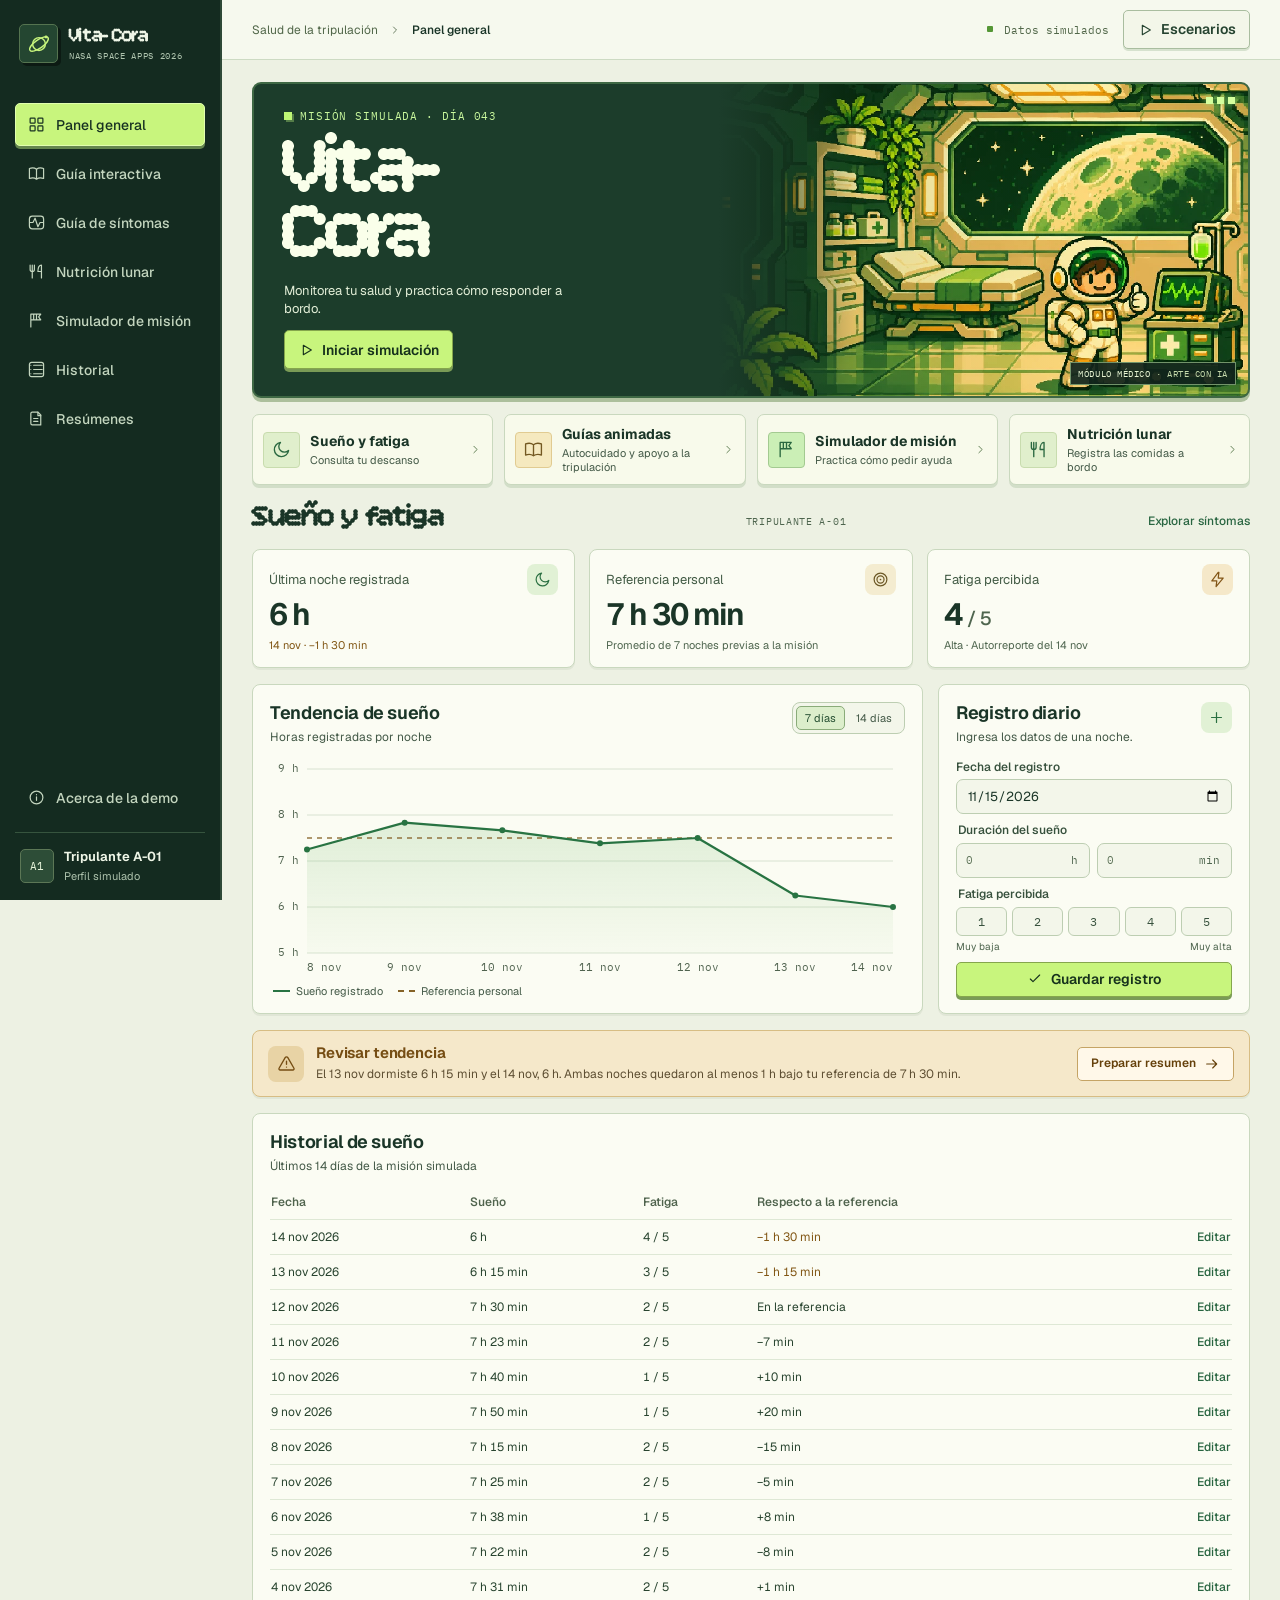
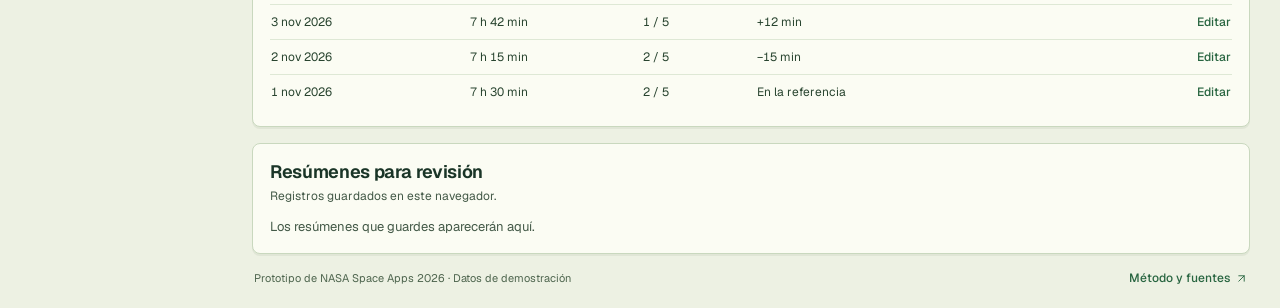
<file: index.html>
<!doctype html>
<html lang="es-CL">
<head>
  <meta charset="utf-8">
  <meta name="viewport" content="width=device-width,initial-scale=1">
  <meta name="theme-color" content="#172e22">
  <meta name="description" content="Bitácora de salud y entrenamiento para una misión espacial simulada.">
  <title>Vita-Cora · Centro de misión</title>
  <link rel="icon" href="data:image/svg+xml,%3Csvg xmlns='http://www.w3.org/2000/svg' viewBox='0 0 64 64'%3E%3Crect width='64' height='64' rx='15' fill='%23182439'/%3E%3Ccircle cx='32' cy='32' r='13' fill='none' stroke='%237fdbff' stroke-width='2.5'/%3E%3Cellipse cx='32' cy='32' rx='25' ry='9' transform='rotate(-32 32 32)' fill='none' stroke='%237fdbff' stroke-width='2.5'/%3E%3C/svg%3E">
  <link rel="stylesheet" href="styles.css">
  <link rel="stylesheet" href="orbital.css">
  <script type="module" src="app.js"></script>
</head>
<body>
<svg class="symbols" xmlns="http://www.w3.org/2000/svg" aria-hidden="true">
  <symbol id="i-orbit" viewBox="0 0 24 24"><circle cx="12" cy="12" r="6.4"/><ellipse cx="12" cy="12" rx="11" ry="4.2" transform="rotate(-35 12 12)"/><circle cx="19" cy="5" r="1.4" fill="currentColor" stroke="none"/></symbol>
  <symbol id="i-book" viewBox="0 0 24 24"><path d="M12 6c-2.7-2-5.8-2.5-10-1v14c4.2-1.5 7.3-1 10 1 2.7-2 5.8-2.5 10-1V5c-4.2-1.5-7.3-1-10 1Zm0 0v14"/></symbol>
  <symbol id="i-flag" viewBox="0 0 24 24"><path d="M4 21V3h14l-3 4 3 4H4M8 3v8m4-8v8"/></symbol>
  <symbol id="i-grid" viewBox="0 0 24 24"><rect x="3" y="3" width="7" height="7" rx="1"/><rect x="14" y="3" width="7" height="7" rx="1"/><rect x="3" y="14" width="7" height="7" rx="1"/><rect x="14" y="14" width="7" height="7" rx="1"/></symbol>
  <symbol id="i-food" viewBox="0 0 24 24"><path d="M3 3v6a3 3 0 0 0 6 0V3M6 3v18m13 0V3c-3 0-5 4-5 9h5"/></symbol>
  <symbol id="i-moon" viewBox="0 0 24 24"><path d="M20.9 13.3A9 9 0 1 1 10.7 3.1a7.2 7.2 0 0 0 10.2 10.2Z"/></symbol>
  <symbol id="i-target" viewBox="0 0 24 24"><circle cx="12" cy="12" r="9"/><circle cx="12" cy="12" r="5"/><circle cx="12" cy="12" r="1.2" fill="currentColor" stroke="none"/></symbol>
  <symbol id="i-zap" viewBox="0 0 24 24"><path d="m13 2-9 12h7l-1 8 10-12h-7l1-8Z"/></symbol>
  <symbol id="i-list" viewBox="0 0 24 24"><path d="M8 6h12M8 12h12M8 18h12M4 6h.01M4 12h.01M4 18h.01"/><rect x="2" y="2" width="20" height="20" rx="3"/></symbol>
  <symbol id="i-doc" viewBox="0 0 24 24"><path d="M6 3h8l4 4v14H6a2 2 0 0 1-2-2V5a2 2 0 0 1 2-2Z"/><path d="M14 3v5h4M8 12h6m-6 4h6"/></symbol>
  <symbol id="i-info" viewBox="0 0 24 24"><circle cx="12" cy="12" r="9"/><path d="M12 11v5m0-8h.01"/></symbol>
  <symbol id="i-arrow" viewBox="0 0 24 24"><path d="M4 12h15m-6-6 6 6-6 6"/></symbol>
  <symbol id="i-arrow-ext" viewBox="0 0 24 24"><path d="M7 17 17 7M7 7h10v10"/></symbol>
  <symbol id="i-play" viewBox="0 0 24 24"><path d="m8 5 12 7-12 7Z"/></symbol>
  <symbol id="i-chevron" viewBox="0 0 24 24"><path d="m9 18 6-6-6-6"/></symbol>
  <symbol id="i-alert" viewBox="0 0 24 24"><path d="M10.3 4.5 2.6 18a1.5 1.5 0 0 0 1.3 2.2h16.2a1.5 1.5 0 0 0 1.3-2.2L13.7 4.5a2 2 0 0 0-3.4 0Z"/><path d="M12 9v4m0 3.5h.01"/></symbol>
  <symbol id="i-plus" viewBox="0 0 24 24"><path d="M12 5v14M5 12h14"/></symbol>
  <symbol id="i-close" viewBox="0 0 24 24"><path d="m6 6 12 12M18 6 6 18"/></symbol>
  <symbol id="i-calendar" viewBox="0 0 24 24"><rect x="3" y="5" width="18" height="16" rx="2"/><path d="M16 3v4M8 3v4M3 10h18"/></symbol>
  <symbol id="i-check" viewBox="0 0 24 24"><path d="m5 12 4 4L19 6"/></symbol>
  <symbol id="i-trend" viewBox="0 0 24 24"><path d="m3 7 6 6 4-4 7 7m-6 0h6v-6"/></symbol>
  <symbol id="i-download" viewBox="0 0 24 24"><path d="M12 3v12m-4-4 4 4 4-4M5 16v4h14v-4"/></symbol>
</svg>
<a class="skip" href="#contenido">Saltar al contenido</a>
<div class="shell">
  <aside class="sidebar">
    <a class="brand" href="#panel">
      <span class="brand-mark"><svg class="icon"><use href="#i-orbit"/></svg></span>
      <span><strong>Vita-Cora</strong><small>NASA SPACE APPS 2026</small></span>
    </a>
    <nav class="primary-nav" aria-label="Secciones">
      <a class="nav-link selected" href="#panel" aria-current="location"><svg class="icon"><use href="#i-grid"/></svg><span>Panel general</span></a>
      <a class="nav-link" href="guia.html"><svg class="icon"><use href="#i-book"/></svg><span>Guía interactiva</span></a>
      <a class="nav-link" href="sintomas.html"><svg class="icon" viewBox="0 0 24 24" aria-hidden="true"><path d="M3 12h4l3-6 4 12 3-6h4"/><rect x="2" y="3" width="20" height="18" rx="4"/></svg>Guía de síntomas</a>
      <a class="nav-link" href="nutricion.html"><svg class="icon"><use href="#i-food"/></svg><span>Nutrición lunar</span></a>
      <a class="nav-link training-nav" href="mision.html"><svg class="icon"><use href="#i-flag"/></svg><span>Simulador de misión</span></a>
      <a class="nav-link" href="#historial"><svg class="icon"><use href="#i-list"/></svg><span>Historial</span></a>
      <a class="nav-link" href="#resumenes"><svg class="icon"><use href="#i-doc"/></svg><span>Resúmenes</span></a>
    </nav>
    <div class="side-footer">
      <button class="nav-link about-open" type="button"><svg class="icon"><use href="#i-info"/></svg><span>Acerca de la demo</span></button>
      <div class="profile">
        <span class="profile-avatar" aria-hidden="true">A1</span>
        <span><strong>Tripulante A-01</strong><small>Perfil simulado</small></span>
      </div>
    </div>
  </aside>
  <div class="workspace">
    <header class="topbar" id="panel">
      <div class="breadcrumb"><span>Salud de la tripulación</span><svg class="icon"><use href="#i-chevron"/></svg><strong>Panel general</strong></div>
      <div class="top-actions">
        <span class="sim-label"><i></i> Datos simulados</span>
        <button id="open-scenarios" class="button quiet" type="button"><svg class="icon"><use href="#i-play"/></svg>Escenarios</button>
      </div>
    </header>
    <main id="contenido" class="main">
      <section class="mission-hero" aria-labelledby="page-title">
        <div class="hero-content">
          <div class="mission"><span class="pixel-light" aria-hidden="true"></span> MISIÓN SIMULADA <span>·</span> <span id="mission-day">DÍA 043</span></div>
          <h1 id="page-title" aria-label="Vita-Cora">Vita-<br>Cora</h1>
          <p>Monitorea tu salud y practica cómo responder a bordo.</p>
          <a class="button primary hero-action" href="mision.html"><svg class="icon"><use href="#i-play"/></svg> Iniciar simulación</a>
        </div>
        <div class="hero-scene" aria-hidden="true"><span class="scene-label">MÓDULO MÉDICO <small>· ARTE CON IA</small></span><span class="scene-signal"><i></i><i></i><i></i></span></div>
      </section>
      <nav class="quick-actions" aria-label="Accesos rápidos">
        <a href="#descanso"><span class="quick-icon"><svg class="icon"><use href="#i-moon"/></svg></span><span><strong>Sueño y fatiga</strong><small>Consulta tu descanso</small></span><svg class="icon quick-arrow"><use href="#i-chevron"/></svg></a>
        <a href="guia.html"><span class="quick-icon"><svg class="icon"><use href="#i-book"/></svg></span><span><strong>Guías animadas</strong><small>Autocuidado y apoyo a la tripulación</small></span><svg class="icon quick-arrow"><use href="#i-chevron"/></svg></a>
        <a href="mision.html"><span class="quick-icon"><svg class="icon"><use href="#i-flag"/></svg></span><span><strong>Simulador de misión</strong><small>Practica cómo pedir ayuda</small></span><svg class="icon quick-arrow"><use href="#i-chevron"/></svg></a>
        <a href="nutricion.html"><span class="quick-icon"><svg class="icon"><use href="#i-food"/></svg></span><span><strong>Nutrición lunar</strong><small>Registra las comidas a bordo</small></span><svg class="icon quick-arrow"><use href="#i-chevron"/></svg></a>
      </nav>
      <div class="section-line" id="descanso"><h2>Sueño y fatiga</h2><span>TRIPULANTE A-01</span><a class="text-button" href="sintomas.html#fatiga">Explorar síntomas</a></div>
      <section class="stats" aria-label="Indicadores de descanso">
        <article class="stat card">
          <div class="stat-heading"><span>Última noche registrada</span><div class="stat-icon blue"><svg class="icon"><use href="#i-moon"/></svg></div></div>
          <p class="stat-value" id="last-sleep">6 h</p><p class="stat-detail" id="last-detail"></p>
        </article>
        <article class="stat card">
          <div class="stat-heading"><span>Referencia personal</span><div class="stat-icon violet"><svg class="icon"><use href="#i-target"/></svg></div></div>
          <p class="stat-value" id="baseline">7 h 30 min</p><p class="stat-detail">Promedio de 7 noches previas a la misión</p>
        </article>
        <article class="stat card">
          <div class="stat-heading"><span>Fatiga percibida</span><div class="stat-icon amber"><svg class="icon"><use href="#i-zap"/></svg></div></div>
          <p class="stat-value" id="last-fatigue">4 <span>/ 5</span></p><p class="stat-detail" id="fatigue-detail"></p>
        </article>
      </section>
      <div class="dashboard-grid">
        <section class="card chart-card" aria-labelledby="chart-title">
          <div class="card-heading chart-heading">
            <div><h2 id="chart-title">Tendencia de sueño</h2><p>Horas registradas por noche</p></div>
            <div class="segmented" role="group" aria-label="Período del gráfico">
              <button class="period active" data-days="7" type="button" aria-pressed="true">7 días</button>
              <button class="period" data-days="14" type="button" aria-pressed="false">14 días</button>
            </div>
          </div>
          <div class="plot">
            <canvas id="sleep-chart" tabindex="0" aria-label="Gráfico de sueño por noche. Usa las flechas izquierda y derecha para consultar valores. Los mismos datos están en el historial."></canvas>
            <div id="point-detail" class="point-detail" hidden></div>
          </div>
          <div class="legend"><span><i class="legend-line"></i> Sueño registrado</span><span><i class="legend-baseline"></i> Referencia personal</span><span id="missing-legend" hidden><i class="legend-missing"></i> Sin registro</span></div>
          <span id="chart-reading" class="sr-only" role="status"></span>
        </section>
        <section class="card entry-card" aria-labelledby="entry-title">
          <div class="card-heading"><div><h2 id="entry-title">Registro diario</h2><p>Ingresa los datos de una noche.</p></div><div class="stat-icon blue"><svg class="icon"><use href="#i-plus"/></svg></div></div>
          <form id="entry-form">
            <label class="field-label" for="entry-date">Fecha del registro</label>
            <input class="field" id="entry-date" name="date" type="date" required>
            <fieldset class="sleep-fields">
              <legend class="field-label">Duración del sueño</legend>
              <div class="split-fields">
                <label class="number-field"><span class="sr-only">Horas</span><input id="entry-hours" name="hours" type="number" min="0" max="24" step="1" placeholder="0" required><span aria-hidden="true">h</span></label>
                <label class="number-field"><span class="sr-only">Minutos</span><input id="entry-minutes" name="minutes" type="number" min="0" max="59" step="1" placeholder="0"><span aria-hidden="true">min</span></label>
              </div>
            </fieldset>
            <fieldset class="fatigue-fields">
              <legend class="field-label">Fatiga percibida</legend>
              <div class="fatigue-scale">
                <label><input name="fatigue" type="radio" value="1" required><span>1</span></label>
                <label><input name="fatigue" type="radio" value="2"><span>2</span></label>
                <label><input name="fatigue" type="radio" value="3"><span>3</span></label>
                <label><input name="fatigue" type="radio" value="4"><span>4</span></label>
                <label><input name="fatigue" type="radio" value="5"><span>5</span></label>
              </div>
              <div class="scale-labels"><span>Muy baja</span><span>Muy alta</span></div>
            </fieldset>
            <button class="button primary" type="submit"><svg class="icon"><use href="#i-check"/></svg><span id="entry-submit">Guardar registro</span></button>
            <p id="entry-message" class="entry-message" role="status" hidden></p>
          </form>
        </section>
      </div>
      <section id="trend-banner" class="trend-banner card" aria-live="polite">
        <div class="trend-mark"><svg class="icon"><use id="trend-icon" href="#i-alert"/></svg></div>
        <div class="trend-copy"><h2 id="trend-title">Revisar tendencia</h2><p id="trend-message"></p></div>
        <button class="button outline" id="open-summary" type="button">Preparar resumen <svg class="icon"><use href="#i-arrow"/></svg></button>
      </section>
      <section class="card history-card" id="historial" aria-labelledby="history-title">
        <div class="card-heading"><div><h2 id="history-title">Historial de sueño</h2><p id="history-caption">Registros de la misión simulada</p></div></div>
        <div class="table-scroll">
          <table><thead><tr><th scope="col">Fecha</th><th scope="col">Sueño</th><th scope="col">Fatiga</th><th scope="col">Respecto a la referencia</th><th scope="col"><span class="sr-only">Acciones</span></th></tr></thead><tbody id="history-body"></tbody></table>
        </div>
      </section>
      <section class="card summary-card" id="resumenes" aria-labelledby="summary-title">
        <div class="card-heading"><div><h2 id="summary-title">Resúmenes para revisión</h2><p>Registros guardados en este navegador.</p></div></div>
        <div id="summary-list"></div>
      </section>
      <footer class="footer"><span>Prototipo de NASA Space Apps 2026 · Datos de demostración</span><button type="button" class="about-open text-button">Método y fuentes <svg class="icon"><use href="#i-arrow-ext"/></svg></button></footer>
    </main>
  </div>
</div>
<dialog id="scenarios-dialog" aria-labelledby="scenarios-title">
  <div class="dialog-heading"><div><h2 id="scenarios-title">Escenarios de la demo</h2><p>Cada escenario conserva sus propios registros y resúmenes.</p></div><button class="icon-button close-dialog" type="button" aria-label="Cerrar"><svg class="icon"><use href="#i-close"/></svg></button></div>
  <div class="scenario-list">
    <button class="scenario" data-scenario="trend" type="button"><span class="scenario-mark amber"><svg class="icon"><use href="#i-alert"/></svg></span><span><strong>Dos noches bajo la referencia</strong><small>El aviso explica el cambio y permite documentarlo.</small></span><span class="scenario-current"></span></button>
    <button class="scenario" data-scenario="stable" type="button"><span class="scenario-mark blue"><svg class="icon"><use href="#i-check"/></svg></span><span><strong>Historial estable</strong><small>Registros cercanos a la referencia personal.</small></span><span class="scenario-current"></span></button>
    <button class="scenario" data-scenario="missing" type="button"><span class="scenario-mark violet"><svg class="icon"><use href="#i-calendar"/></svg></span><span><strong>Noche sin registro</strong><small>El gráfico muestra una brecha y el panel pide completar el dato.</small></span><span class="scenario-current"></span></button>
  </div>
</dialog>
<dialog id="summary-dialog" aria-labelledby="draft-title">
  <div class="dialog-heading"><div><h2 id="draft-title">Preparar resumen</h2><p>Agrega el contexto que podría ayudar al equipo de salud a revisar los registros.</p></div><button class="icon-button close-dialog" type="button" aria-label="Cerrar"><svg class="icon"><use href="#i-close"/></svg></button></div>
  <p class="draft-context" id="draft-context"></p>
  <form id="summary-form"><label class="field-label" for="summary-note">Nota para revisión</label><textarea class="field" id="summary-note" name="note" placeholder="Ej. Hubo un cambio de turno esta semana." maxlength="500" rows="3"></textarea><div class="dialog-actions"><button class="button quiet close-dialog" type="button">Cancelar</button><button class="button primary" type="submit">Guardar resumen</button></div></form>
</dialog>
<dialog id="about-dialog" aria-labelledby="about-title">
  <div class="dialog-heading"><div><h2 id="about-title">Método y fuentes</h2><p>Vita-Cora · NASA Space Apps 2026</p></div><button class="icon-button close-dialog" type="button" aria-label="Cerrar"><svg class="icon"><use href="#i-close"/></svg></button></div>
  <p>La referencia personal corresponde al promedio de siete noches simuladas previas a la misión. El aviso se activa si las dos noches más recientes y consecutivas quedan al menos una hora por debajo de esa referencia. Es una regla de demostración para revisar registros. El Programa de Investigación Humana de NASA estudia el sueño insuficiente y los horarios irregulares por su impacto en el desempeño de la tripulación.</p>
  <p>Las mediciones y el perfil son ficticios. La app guarda los datos en este navegador. El envío del resumen al equipo de salud se representa mediante la descarga de un archivo.</p>
  <ul class="source-list">
    <li><a href="https://www.nasa.gov/hrp/risks/" target="_blank" rel="noopener">NASA · Riesgos del vuelo espacial</a></li>
    <li><a href="https://www.nasa.gov/reference/risk-from-inadequate-sleep-and-irregular-schedules/" target="_blank" rel="noopener">NASA · Sueño insuficiente y horarios irregulares</a></li>
    <li><a href="https://www.nasa.gov/humans-in-space/spaceflight-standard-measures-characterizing-how-humans-adapt-in-space/" target="_blank" rel="noopener">NASA · Spaceflight Standard Measures</a></li>
    <li><a href="https://eol.jsc.nasa.gov/SearchPhotos/photo.pl?frame=198176&amp;mission=ISS067&amp;roll=E" target="_blank" rel="noopener">NASA · Fotografía ISS067-E-198176</a></li>
    <li><a href="https://www.spaceappschallenge.org/2026/challenges/health-monitoring-software/" target="_blank" rel="noopener">NASA Space Apps · Desafío oficial</a></li>
  </ul>
</dialog>
</body>
</html>
</file>
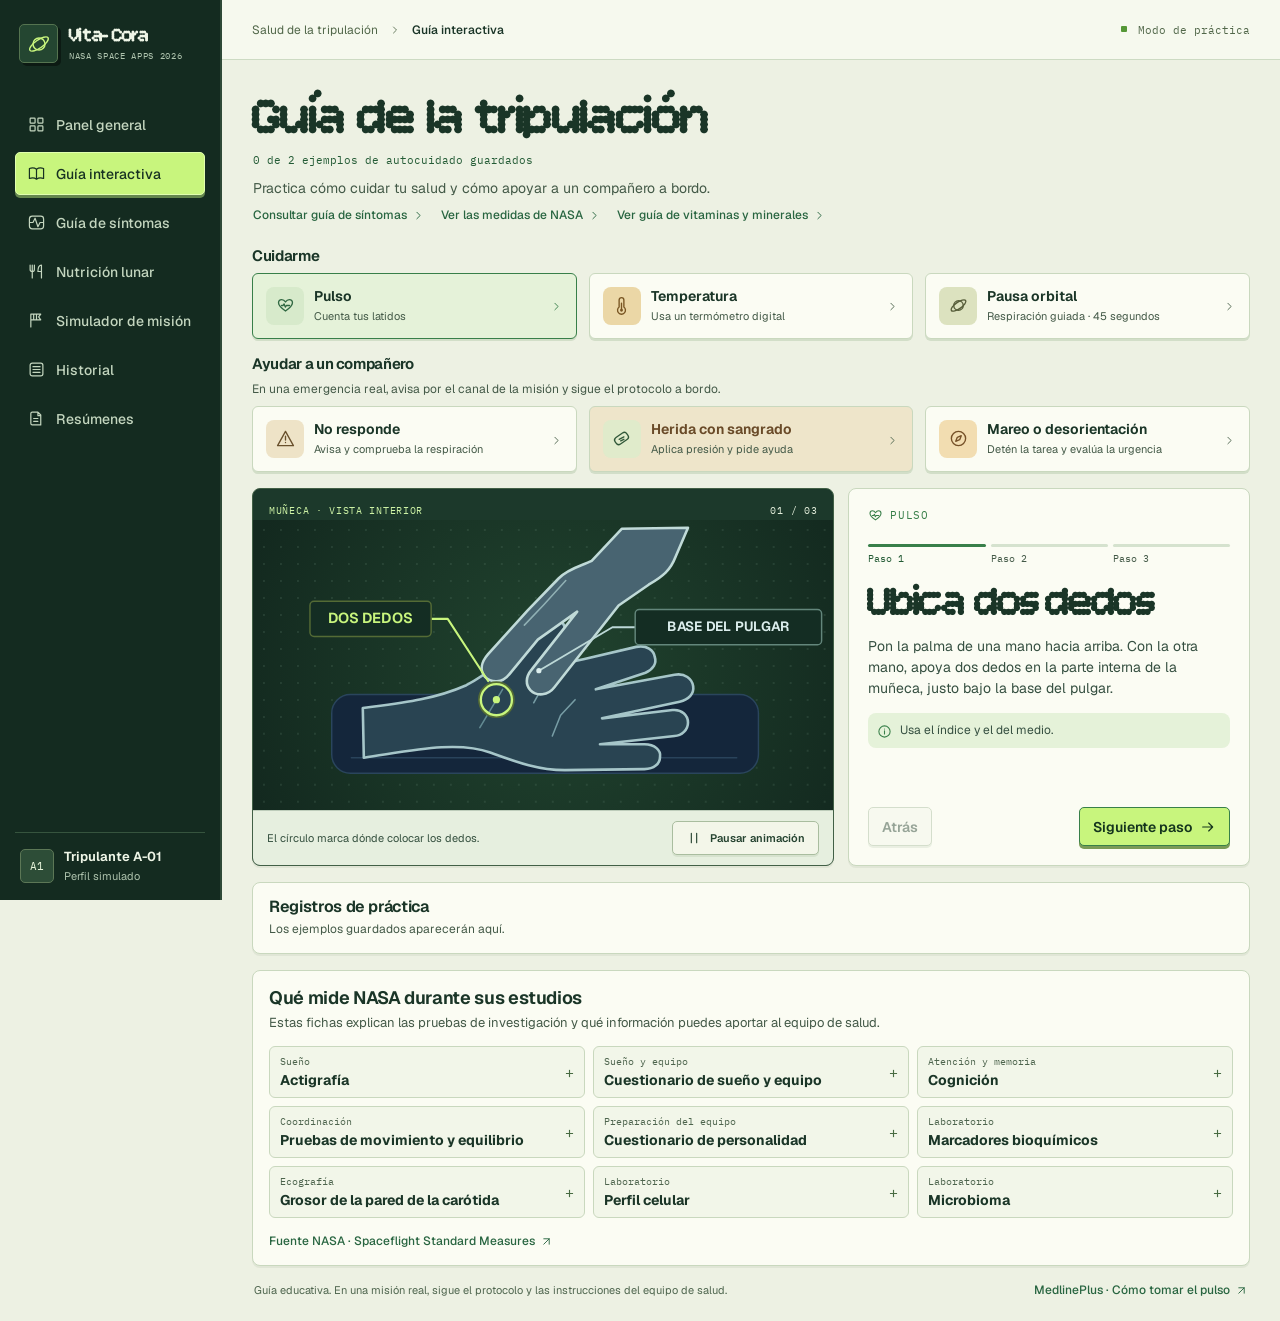
<file: guia.html>
<!doctype html>
<html lang="es-CL">
<head>
  <meta charset="utf-8">
  <meta name="viewport" content="width=device-width,initial-scale=1">
  <meta name="theme-color" content="#172e22">
  <meta name="description" content="Guías animadas de autocuidado y apoyo entre tripulantes para Vita-Cora.">
  <title>Guía interactiva · Vita-Cora</title>
  <link rel="stylesheet" href="styles.css">
  <link rel="stylesheet" href="guia.css">
  <link rel="stylesheet" href="orbital.css">
  <script type="module" src="guia.js"></script>
  <script type="module" src="mediciones.js"></script>
</head>
<body>
<a class="skip" href="#contenido">Saltar al contenido</a>
<div class="shell">
  <aside class="sidebar">
    <a class="brand" href="./"><span class="brand-mark" data-icon="orbit"></span><span><strong>Vita-Cora</strong><small>NASA SPACE APPS 2026</small></span></a>
    <nav class="primary-nav" aria-label="Secciones">
      <a class="nav-link" href="./" data-nav="grid">Panel general</a>
      <a class="nav-link selected" href="guia.html" aria-current="page" data-nav="book">Guía interactiva</a>
      <a class="nav-link" href="sintomas.html"><svg class="icon" viewBox="0 0 24 24" aria-hidden="true"><path d="M3 12h4l3-6 4 12 3-6h4"/><rect x="2" y="3" width="20" height="18" rx="4"/></svg>Guía de síntomas</a>
      <a class="nav-link" href="nutricion.html" data-nav="food">Nutrición lunar</a>
      <a class="nav-link training-nav" href="mision.html" data-nav="flag">Simulador de misión</a>
      <a class="nav-link" href="./#historial" data-nav="list">Historial</a>
      <a class="nav-link" href="./#resumenes" data-nav="doc">Resúmenes</a>
    </nav>
    <div class="side-footer"><div class="profile"><span class="profile-avatar" aria-hidden="true">A1</span><span><strong>Tripulante A-01</strong><small>Perfil simulado</small></span></div></div>
  </aside>
  <div class="workspace">
    <header class="topbar">
      <div class="breadcrumb"><span>Salud de la tripulación</span><span data-icon="chevron"></span><strong>Guía interactiva</strong></div>
      <span class="sim-label"><i></i> Modo de práctica</span>
    </header>
    <main class="main guide-main" id="contenido">
      <section class="guide-header" aria-labelledby="guide-title">
        <h1 id="guide-title">Guía de la tripulación</h1>
        <p class="guide-completion" id="guide-completion" role="status"></p>
        <p>Practica cómo cuidar tu salud y cómo apoyar a un compañero a bordo.</p>
        <div class="guide-links">
          <a class="text-button" href="sintomas.html">Consultar guía de síntomas <span data-icon="chevron"></span></a>
          <a class="text-button" href="#mediciones-nasa">Ver las medidas de NASA <span data-icon="chevron"></span></a>
          <a class="text-button" href="nutricion.html#guia-nutrientes">Ver guía de vitaminas y minerales <span data-icon="chevron"></span></a>
        </div>
      </section>
      <section class="guide-choices" aria-labelledby="self-care-title">
      <h2 id="self-care-title">Cuidarme</h2>
      <nav class="guide-topics" aria-label="Cuidarme">
        <a class="topic selected" href="#pulso" data-topic="pulso" aria-current="location"><span class="topic-icon" data-icon="heart"></span><span><strong>Pulso</strong><small>Cuenta tus latidos</small></span><span class="topic-arrow" data-icon="chevron"></span></a>
        <a class="topic" href="#temperatura" data-topic="temperatura"><span class="topic-icon" data-icon="thermometer"></span><span><strong>Temperatura</strong><small>Usa un termómetro digital</small></span><span class="topic-arrow" data-icon="chevron"></span></a>
        <a class="topic" href="#pausa" data-topic="pausa"><span class="topic-icon" data-icon="orbit"></span><span><strong>Pausa orbital</strong><small>Respiración guiada · 45 segundos</small></span><span class="topic-arrow" data-icon="chevron"></span></a>
      </nav>
      </section>
      <section class="guide-choices" aria-labelledby="support-title">
        <h2 id="support-title">Ayudar a un compañero</h2>
        <p class="support-site-note">En una emergencia real, avisa por el canal de la misión y sigue el protocolo a bordo.</p>
        <nav class="guide-topics" aria-label="Ayudar a un compañero">
          <a class="topic support-topic" href="#no-responde" data-topic="no-responde"><span class="topic-icon" data-icon="alert"></span><span><strong>No responde</strong><small>Avisa y comprueba la respiración</small></span><span class="topic-arrow" data-icon="chevron"></span></a>
          <a class="topic support-topic" href="#herida" data-topic="herida"><span class="topic-icon" data-icon="bandage"></span><span><strong>Herida con sangrado</strong><small>Aplica presión y pide ayuda</small></span><span class="topic-arrow" data-icon="chevron"></span></a>
          <a class="topic support-topic" href="#desorientacion" data-topic="desorientacion"><span class="topic-icon" data-icon="compass"></span><span><strong>Mareo o desorientación</strong><small>Detén la tarea y evalúa la urgencia</small></span><span class="topic-arrow" data-icon="chevron"></span></a>
        </nav>
      </section>
      <section class="orbital-break card" id="pausa" aria-labelledby="break-title" hidden>
        <div class="break-window">
          <div class="break-window-bar">
            <span><i aria-hidden="true"></i><span id="break-window-status" aria-hidden="true">Ventana de observación</span></span>
            <time id="break-clock" role="timer" datetime="PT45S" aria-label="Tiempo restante">00:45</time>
          </div>
          <div class="break-sky">
            <svg class="break-landscape" viewBox="0 0 640 320" preserveAspectRatio="xMidYMid slice" role="img" aria-label="Un cohete da vueltas alrededor de la Luna y vuelve a la plataforma de aterrizaje.">
              <defs>
                <linearGradient id="break-night" x2="0" y2="1" gradientUnits="objectBoundingBox">
                  <stop stop-color="#13272d"/><stop offset="1" stop-color="#203d36"/>
                </linearGradient>
                <radialGradient id="break-moon-glow">
                  <stop stop-color="#9bbf8a" stop-opacity=".28"/><stop offset="1" stop-color="#9bbf8a" stop-opacity="0"/>
                </radialGradient>
                <linearGradient id="break-moon" x1="0" y1="0" x2="1" y2="1" gradientUnits="objectBoundingBox">
                  <stop stop-color="#d1dcaf"/><stop offset=".56" stop-color="#a9bd96"/><stop offset="1" stop-color="#5e826b"/>
                </linearGradient>
                <linearGradient id="break-exhaust">
                  <stop stop-color="#b0d3a7" stop-opacity="0"/><stop offset="1" stop-color="#b0d3a7" stop-opacity=".76"/>
                </linearGradient>
                <clipPath id="break-moon-disc"><circle cx="509" cy="145" r="83"/></clipPath>
              </defs>
              <rect width="640" height="320" fill="url(#break-night)"/>
              <path d="M0 259h82v-8h76v-9h82v-8h91v5h105v-8h82v-6h122v95H0z" fill="#476d58" opacity=".2"/>
              <path d="M0 286h100v-7h102v4h85v-11h94v-8h100v6h77v-10h82v60H0z" fill="#52795e" opacity=".22"/>
              <g fill="#b6d4ad" opacity=".6">
                <path d="M34 54h3v3h-3zM96 33h2v2h-2zM183 37h3v3h-3zM221 97h2v2h-2zM260 29h2v2h-2zM302 20h2v2h-2zM362 51h3v3h-3zM442 34h4v4h-4zM542 26h3v3h-3zM590 80h3v3h-3zM616 46h2v2h-2zM609 126h2v2h-2zM48 126h2v2h-2zM72 166h3v3h-3zM182 177h2v2h-2zM359 146h3v3h-3zM420 132h2v2h-2zM573 249h3v3h-3zM163 261h2v2h-2zM299 257h3v3h-3zM385 275h3v3h-3z"/>
                <path d="M107 94h2v9h-2zM103 98h10v1h-10zM324 81h2v9h-2zM320 85h10v1h-10zM603 212h2v10h-2zM599 216h10v2h-10z"/>
              </g>
              <g transform="translate(-189 15)">
                <circle cx="509" cy="145" r="121" fill="url(#break-moon-glow)"/>
                <circle cx="509" cy="145" r="83" fill="url(#break-moon)"/>
                <g clip-path="url(#break-moon-disc)">
                  <path d="M419 179h20v-7h29v-12h37v-8h33v-19h27v-12h35v112H419z" fill="#7e9b7b" opacity=".44"/>
                  <path d="M453 205h23v-7h33v-13h26v-9h36v-12h32v72H453z" fill="#69886e" opacity=".51"/>
                  <g fill="#748f73" opacity=".65">
                    <path d="M453 126h7v-8h21v5h9v8h-6v8h-23v-5h-8zM501 107h8v-8h20v5h10v11h-9v6h-21v-5h-8zM519 150h9v-6h26v7h7v9h-8v8h-24v-5h-10zM478 175h8v-7h18v5h7v10h-9v5h-16v-5h-8zM550 193h10v-7h22v11h-8v6h-15v-5h-9z"/>
                  </g>
                  <path d="M436 149h9v-10h8m52-54h19m-6 6h16m28 37h11m-32 47h13m-71 25h18" fill="none" stroke="#d5dfb0" stroke-width="3" opacity=".45"/>
                </g>
                <circle cx="509" cy="145" r="83" fill="none" stroke="#cfe2b5" stroke-opacity=".58" stroke-width="1.5"/>
              </g>
              <path class="break-orbit break-rise" d="M320 260C262 260 212.5 216 212.5 160C212.5 100 258 45 320 45"/>
              <path class="break-orbit break-fall" d="M320 45C382 45 427.5 100 427.5 160C427.5 216 378 260 320 260"/>
              <g aria-hidden="true">
                <path d="M305 244h30m-26 0v-4m22 4v-4" fill="none" stroke="#dbebbd" stroke-width="2.4" stroke-linecap="round"/>
                <path d="M306 245h28v3h-28z" fill="#789a78" opacity=".58"/>
              </g>
              <g id="break-ship" transform="translate(320 260) rotate(90)">
                <path id="break-thrust" d="M-37-3h21v6h-21zM-44-.75h27v1.5h-27z" fill="url(#break-exhaust)" opacity="0"/>
                <path d="M-5-4l-10-8h-2v8m12 8-10 8h-2V4" fill="#86a589" stroke="#315046" stroke-width="2" stroke-linejoin="round"/>
                <path d="M-16-5H-7l5-3H8l7 3 5 5-5 5-7 3H-2l-5-3h-9z" fill="#e2ebcd" stroke="#345447" stroke-width="2" stroke-linejoin="round"/>
                <path d="M5-4h7l5 4-5 3H5z" fill="#507b74"/>
                <path d="M-14-4h4v8h-4z" fill="#9ac289"/>
              </g>
              <path d="M0 30h12V12h24m568 0h24v18h12M0 290h12v18h24m568 0h24v-18h12" fill="none" stroke="#a0c78f" stroke-width="2" opacity=".5"/>
            </svg>
          </div>
          <progress id="break-progress" max="45" value="0" aria-label="Avance de la pausa"></progress>
        </div>
        <div class="break-console">
          <h2 id="break-title">Pausa orbital</h2>
          <p>Cuando tu tarea lo permita, acompaña al cohete durante cinco vueltas en 45 segundos. Inhala en la subida y exhala en el descenso. Sigue el ritmo que te resulte cómodo.</p>
          <div class="break-cue" role="status">
            <strong id="break-cue-title">Haz espacio para una pausa</strong>
            <p id="break-cue-text">Puedes parar cuando quieras.</p>
          </div>
          <div class="break-actions">
            <button class="button primary" id="break-toggle" type="button">Iniciar pausa</button>
            <button class="button quiet" id="break-end" type="button" hidden>Terminar antes</button>
          </div>
        </div>
      </section>
      <div class="guide-grid" id="guide-player">
        <figure class="diagram card">
          <div class="diagram-header"><span id="diagram-tag" class="diagram-tag">MUÑECA · VISTA INTERIOR</span><span id="diagram-counter">01 / 03</span></div>
          <canvas id="diagram-canvas" role="img" aria-label="Ilustración de la posición de los dedos para tomar el pulso en la muñeca."></canvas>
          <figcaption><span id="diagram-caption"></span><button class="button quiet" id="animation-toggle" type="button"></button></figcaption>
        </figure>
        <section class="lesson card" aria-labelledby="step-title">
          <div class="lesson-kicker" id="lesson-topic"></div>
          <div class="lesson-progress" id="step-picker" role="group" aria-label="Pasos de la guía"></div>
          <div class="lesson-copy" aria-live="polite" aria-atomic="true">
            <h2 id="step-title"></h2><p id="step-text"></p>
            <p class="lesson-tip"><span data-icon="info"></span><span id="step-tip"></span></p>
          </div>
          <div class="lesson-actions">
            <button class="button quiet" id="previous-step" type="button">Atrás</button>
            <button class="button primary" id="next-step" type="button">Siguiente paso</button>
          </div>
        </section>
      </div>
      <div id="support-simulator" class="card support-simulator" hidden>
        <div><strong>Practica el aviso a bordo</strong><p>El simulador te permite ensayar el aviso si un compañero no responde.</p></div>
        <a class="button quiet" href="mision.html#companero">Abrir simulador <span data-icon="arrow"></span></a>
      </div>
      <section id="practice-card" class="card practice-card" aria-labelledby="practice-title" hidden>
        <div class="card-heading"><div><h2 id="practice-title">Registra un ejemplo</h2><p id="practice-description"></p></div><span class="topic-icon" data-icon="doc"></span></div>
        <form id="practice-form">
          <label class="field-label" for="practice-value" id="practice-label"></label>
          <div class="practice-controls"><select class="field" id="practice-value" required></select><button class="button primary" id="practice-submit" type="submit">Guardar ejemplo</button></div>
          <p id="practice-feedback" role="status" hidden></p>
        </form>
      </section>
      <section id="practice-history" class="card practice-card" aria-labelledby="practice-history-title">
        <div class="card-heading"><div><h2 id="practice-history-title">Registros de práctica</h2><p id="practice-intro">Los ejemplos guardados aparecerán aquí.</p></div></div>
        <ul id="practice-list"></ul>
      </section>
      <section class="card nasa-measures" id="mediciones-nasa" aria-labelledby="nasa-title">
        <h2 id="nasa-title">Qué mide NASA durante sus estudios</h2>
        <p>Estas fichas explican las pruebas de investigación y qué información puedes aportar al equipo de salud.</p>
        <div class="measure-grid">
          <details data-medida="actigrafia"><summary><span class="measure-tag">Sueño</span><strong>Actigrafía</strong></summary><p>Un reloj de muñeca registra movimiento y exposición a la luz. Si tu compañero está cansado, pueden anotar los horarios de sueño y los cambios de turno para aportar contexto.</p><a class="text-button measure-link" href="https://www.youtube.com/watch?v=LSdfsukudfo" target="_blank" rel="noopener" aria-label="Ver video de NASA sobre Actigrafía">Ver video de NASA <span data-icon="external"></span></a></details>
          <details data-medida="sueno"><summary><span class="measure-tag">Sueño y equipo</span><strong>Cuestionario de sueño y equipo</strong></summary><p>NASA recoge información sobre el descanso al despertar y sobre el ánimo y la convivencia antes de dormir. Cada tripulante informa su propia experiencia.</p><a class="text-button measure-link" href="https://lsda.jsc.nasa.gov/Experiment/exper/25032" target="_blank" rel="noopener" aria-label="Consultar ficha de NASA sobre Cuestionario de sueño y equipo">Consultar ficha de NASA <span data-icon="external"></span></a></details>
          <details data-medida="cognicion"><summary><span class="measure-tag">Atención y memoria</span><strong>Cognición</strong></summary><p>Una batería de pruebas informáticas estudia habilidades como la memoria y la toma de decisiones. Si un compañero se desorienta de repente, activa el protocolo a bordo y deja las pruebas para el equipo de salud.</p><a class="text-button measure-link" href="https://www.youtube.com/watch?v=E-VZrsBC2xM" target="_blank" rel="noopener" aria-label="Ver video de NASA sobre Cognición">Ver video de NASA <span data-icon="external"></span></a></details>
          <details data-medida="equilibrio"><summary><span class="measure-tag">Coordinación</span><strong>Pruebas de movimiento y equilibrio</strong></summary><p>El equipo de investigación estudia el movimiento, el equilibrio y medidas como el pulso y la presión. Puedes describir cuándo apareció el mareo o en qué tarea notaste el cambio.</p><a class="text-button measure-link" href="https://www.youtube.com/watch?v=o1fUWuk3osU" target="_blank" rel="noopener" aria-label="Ver video de NASA sobre Pruebas de movimiento y equilibrio">Ver video de NASA <span data-icon="external"></span></a></details>
          <details data-medida="personalidad"><summary><span class="measure-tag">Preparación del equipo</span><strong>Cuestionario de personalidad</strong></summary><p>Se aplica antes del vuelo y ayuda a interpretar otros cuestionarios de equipo. Para apoyar a un compañero en el momento, céntrate en lo que dice que necesita.</p><a class="text-button measure-link" href="https://lsda.jsc.nasa.gov/Experiment/exper/25031" target="_blank" rel="noopener" aria-label="Consultar ficha de NASA sobre Cuestionario de personalidad">Consultar ficha de NASA <span data-icon="external"></span></a></details>
          <details data-medida="marcadores"><summary><span class="measure-tag">Laboratorio</span><strong>Marcadores bioquímicos</strong></summary><p>Se analizan sustancias de muestras de sangre y orina. El personal capacitado interpreta los resultados con el contexto de cada estudio.</p><a class="text-button measure-link" href="https://www.youtube.com/watch?v=lv9LZfOeRuo" target="_blank" rel="noopener" aria-label="Ver video de NASA sobre Marcadores bioquímicos">Ver video de NASA <span data-icon="external"></span></a></details>
          <details data-medida="carotida"><summary><span class="measure-tag">Ecografía</span><strong>Grosor de la pared de la carótida</strong></summary><p>Una ecografía permite estudiar cambios en la pared de una arteria del cuello. La medición y su interpretación corresponden al equipo capacitado.</p><a class="text-button measure-link" href="https://www.youtube.com/watch?v=5DXI_RPhXu8" target="_blank" rel="noopener" aria-label="Ver video de NASA sobre Grosor de la pared de la carótida">Ver video de NASA <span data-icon="external"></span></a></details>
          <details data-medida="celulas"><summary><span class="measure-tag">Laboratorio</span><strong>Perfil celular</strong></summary><p>Las muestras de sangre y saliva aportan información sobre las células sanguíneas, el estrés y el sistema inmunitario. El laboratorio y el equipo de salud se encargan de la evaluación.</p><a class="text-button measure-link" href="https://www.youtube.com/watch?v=DHkIkk4Ujgo" target="_blank" rel="noopener" aria-label="Ver video de NASA sobre Perfil celular">Ver video de NASA <span data-icon="external"></span></a></details>
          <details data-medida="microbioma"><summary><span class="measure-tag">Laboratorio</span><strong>Microbioma</strong></summary><p>El equipo de investigación estudia los microorganismos que viven en el cuerpo y cómo cambian durante el vuelo mediante el análisis de muestras.</p><a class="text-button measure-link" href="https://www.youtube.com/watch?v=qOZFfUyOw8s" target="_blank" rel="noopener" aria-label="Ver video de NASA sobre Microbioma">Ver video de NASA <span data-icon="external"></span></a></details>
        </div>
        <a class="text-button" href="https://www.nasa.gov/humans-in-space/spaceflight-standard-measures-characterizing-how-humans-adapt-in-space/" target="_blank" rel="noopener">Fuente NASA · Spaceflight Standard Measures <span data-icon="external"></span></a>
      </section>
      <footer class="footer guide-footer">
        <span>Guía educativa. En una misión real, sigue el protocolo y las instrucciones del equipo de salud.</span>
        <a id="topic-source" class="text-button" target="_blank" rel="noopener"></a>
      </footer>
    </main>
  </div>
</div>
</body>
</html>
</file>
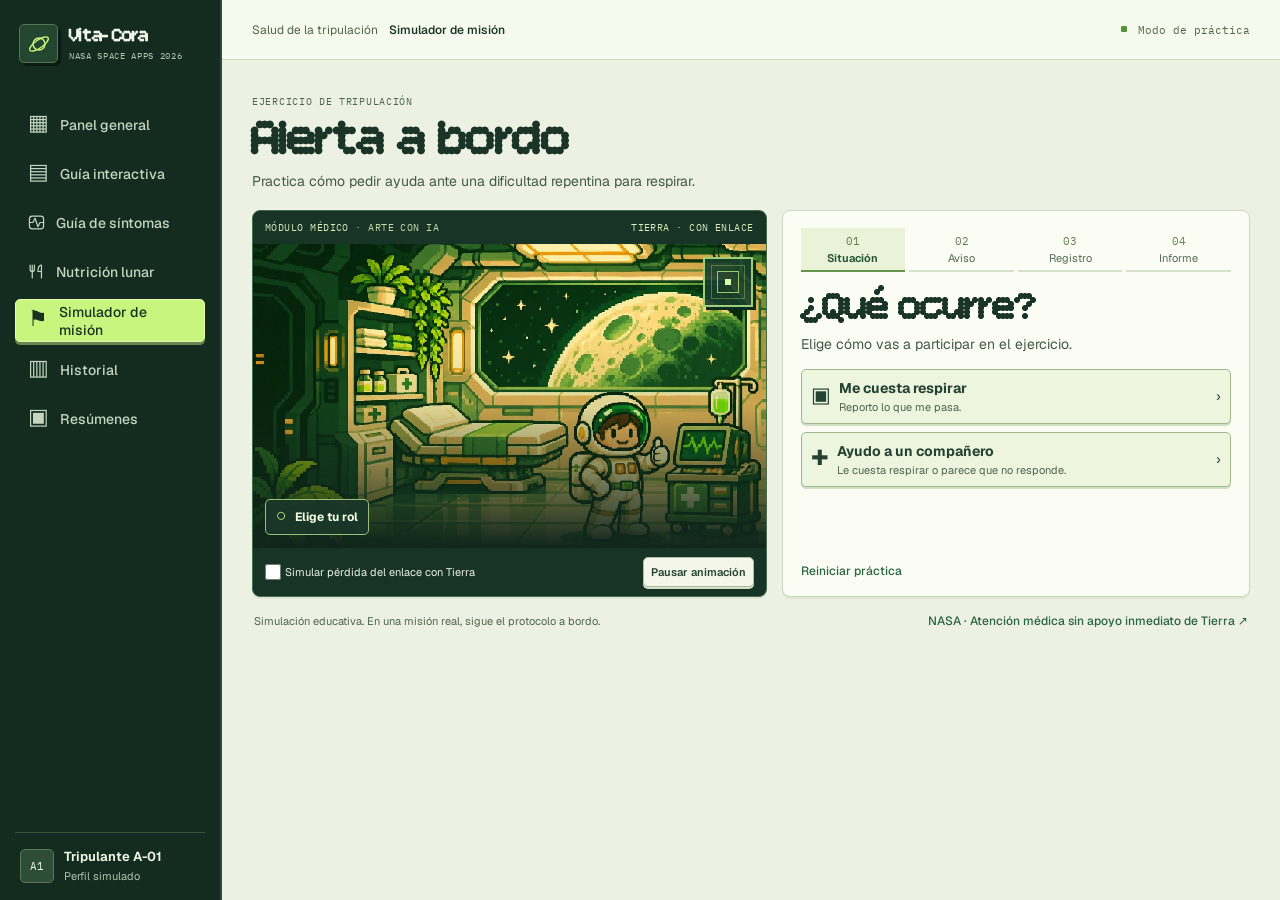
<file: mision.html>
<!doctype html>
<html lang="es-CL">
<head>
  <meta charset="utf-8">
  <meta name="viewport" content="width=device-width,initial-scale=1">
  <meta name="theme-color" content="#172e22">
  <meta name="description" content="Simulador de entrenamiento para practicar cómo pedir ayuda en una misión espacial.">
  <title>Simulador de misión · Vita-Cora</title>
  <link rel="stylesheet" href="styles.css">
  <link rel="stylesheet" href="orbital.css">
  <script type="module" src="mision.js"></script>
</head>
<body>
<a class="skip" href="#contenido">Saltar al contenido</a>
<div class="shell">
  <aside class="sidebar">
    <a class="brand" href="./"><span class="brand-mark" aria-hidden="true"><svg class="icon" viewBox="0 0 24 24"><circle cx="12" cy="12" r="6"/><ellipse cx="12" cy="12" rx="11" ry="4" transform="rotate(-35 12 12)"/></svg></span><span><strong>Vita-Cora</strong><small>NASA SPACE APPS 2026</small></span></a>
    <nav class="primary-nav" aria-label="Secciones">
      <a class="nav-link" href="./"><span class="menu-pixel" aria-hidden="true">▦</span>Panel general</a>
      <a class="nav-link" href="guia.html"><span class="menu-pixel" aria-hidden="true">▤</span>Guía interactiva</a>
      <a class="nav-link" href="sintomas.html"><svg class="icon" viewBox="0 0 24 24" aria-hidden="true"><path d="M3 12h4l3-6 4 12 3-6h4"/><rect x="2" y="3" width="20" height="18" rx="4"/></svg>Guía de síntomas</a>
      <a class="nav-link" href="nutricion.html"><svg class="icon" viewBox="0 0 24 24" aria-hidden="true"><path d="M3 3v6a3 3 0 0 0 6 0V3M6 3v18m13 0V3c-3 0-5 4-5 9h5"/></svg>Nutrición lunar</a>
      <a class="nav-link selected" href="mision.html" aria-current="page"><span class="menu-pixel" aria-hidden="true">⚑</span>Simulador de misión</a>
      <a class="nav-link" href="./#historial"><span class="menu-pixel" aria-hidden="true">▥</span>Historial</a>
      <a class="nav-link" href="./#resumenes"><span class="menu-pixel" aria-hidden="true">▣</span>Resúmenes</a>
    </nav>
    <div class="side-footer"><div class="profile"><span class="profile-avatar" aria-hidden="true">A1</span><span><strong>Tripulante A-01</strong><small>Perfil simulado</small></span></div></div>
  </aside>
  <div class="workspace">
    <header class="topbar">
      <div class="breadcrumb"><span>Salud de la tripulación</span><strong>Simulador de misión</strong></div>
      <span class="sim-label"><i></i> Modo de práctica</span>
    </header>
    <main class="main game-main" id="contenido">
      <div class="game-heading">
        <span class="game-kicker">EJERCICIO DE TRIPULACIÓN</span>
        <h1>Alerta a bordo</h1>
        <p>Practica cómo pedir ayuda ante una dificultad repentina para respirar.</p>
      </div>
      <div class="game-board">
        <section class="game-stage card" aria-label="Escenario de la misión">
          <div class="stage-top"><span>MÓDULO MÉDICO <small>· ARTE CON IA</small></span><span id="link-label">TIERRA · CON ENLACE</span></div>
          <div class="stage-art">
            <div class="signal-radar" aria-hidden="true"><i></i><b></b><span></span></div>
            <div class="stage-context"><span id="stage-indicator">○</span><strong id="stage-label">Elige tu rol</strong></div>
          </div>
          <div class="connection"><label><input id="disconnect" type="checkbox"> Simular pérdida del enlace con Tierra</label><button class="button quiet" id="pause-game" type="button">Pausar animación</button></div>
        </section>
        <section class="card game-console" aria-labelledby="step-title">
          <ol class="game-progress" aria-label="Progreso del ejercicio">
            <li aria-current="step"><span>01</span>Situación</li>
            <li><span>02</span>Aviso</li>
            <li><span>03</span>Registro</li>
            <li><span>04</span>Informe</li>
          </ol>
          <div class="step-live" aria-live="polite">
            <h2 id="step-title" tabindex="-1"></h2>
            <p id="step-copy"></p>
          </div>
          <div id="step-controls"></div>
          <div class="game-tools" id="game-tools"><button type="button" class="text-button" id="game-back">Paso anterior</button><button type="button" class="text-button" id="game-restart">Reiniciar práctica</button></div>
        </section>
      </div>
      <div class="card saved-case" id="saved-case" hidden>
        <div><h2>Último informe de práctica</h2><p id="saved-status"></p></div>
        <div><button type="button" class="button quiet" id="download-case">Descargar informe</button><button type="button" class="button quiet" id="deliver-case" hidden>Simular envío a Tierra</button></div>
      </div>
      <footer class="footer"><span>Simulación educativa. En una misión real, sigue el protocolo a bordo.</span><a class="text-button" href="https://www.nasa.gov/centers-and-facilities/ames/ames-science/ames-space-biosciences/a-clinical-decision-support-system-for-earth-independent-medical-operations/" target="_blank" rel="noopener">NASA · Atención médica sin apoyo inmediato de Tierra ↗</a></footer>
    </main>
  </div>
</div>
<template id="choose-role">
  <div class="choice-stack">
    <button class="game-choice" data-action="self" type="button"><span aria-hidden="true">▣</span><span><strong>Me cuesta respirar</strong><small>Reporto lo que me pasa.</small></span><span aria-hidden="true">›</span></button>
    <button class="game-choice" data-action="crew" type="button"><span aria-hidden="true">✚</span><span><strong>Ayudo a un compañero</strong><small>Le cuesta respirar o parece que no responde.</small></span><span aria-hidden="true">›</span></button>
  </div>
</template>
<template id="check-response">
  <div class="choice-stack">
    <button class="game-choice" data-action="responds" type="button"><span aria-hidden="true">▸</span><span><strong>Sí, responde</strong><small>Voy a pedir ayuda médica a bordo.</small></span><span aria-hidden="true">›</span></button>
    <button class="game-choice urgent" data-action="unresponsive" type="button"><span aria-hidden="true">!</span><span><strong>No responde o no estoy seguro</strong><small>Activo la respuesta de emergencia a bordo.</small></span><span aria-hidden="true">›</span></button>
  </div>
</template>
<template id="call-crew">
  <p class="game-quote" data-role="callout"></p>
  <p class="small-copy">Durante este ejercicio, la llamada se representa con el botón.</p>
  <button type="button" class="button primary main-move" data-action="call">Simular aviso a bordo</button>
</template>
<template id="collect-data">
  <form id="case-data">
    <div class="split-fields"><label class="field-label">Módulo<select class="field" name="location"><option>Módulo de trabajo</option><option>Módulo de descanso</option><option>Módulo médico</option></select></label>
    <label class="field-label">¿Cuándo empezó?<select class="field" name="onset"><option>Hace un momento</option><option>Hace unos minutos</option><option>No se sabe</option></select></label></div>
    <label class="field-label">Oxímetro de dedo (opcional)<select class="field" name="reading"><option>No medida</option><option>Lectura simulada: 96 %</option><option>No hubo una lectura estable</option></select></label>
    <p class="small-copy">Si el responsable a bordo solicita una lectura, puedes registrarla. Primero va el aviso.</p>
    <button type="submit" class="button primary main-move">Revisar informe</button>
  </form>
</template>
<template id="review-case">
  <dl class="report-grid" data-role="report"></dl>
  <button type="button" class="button primary main-move" data-action="save">Guardar informe y completar</button>
</template>
<template id="mission-complete">
  <div class="mission-award"><span aria-hidden="true">★</span><div><strong>Práctica completada</strong><p>Pediste ayuda a bordo y dejaste un informe de lo ocurrido.</p></div></div>
  <button type="button" class="button primary main-move" data-action="restart">Volver a practicar</button>
</template>
</body>
</html>
</file>
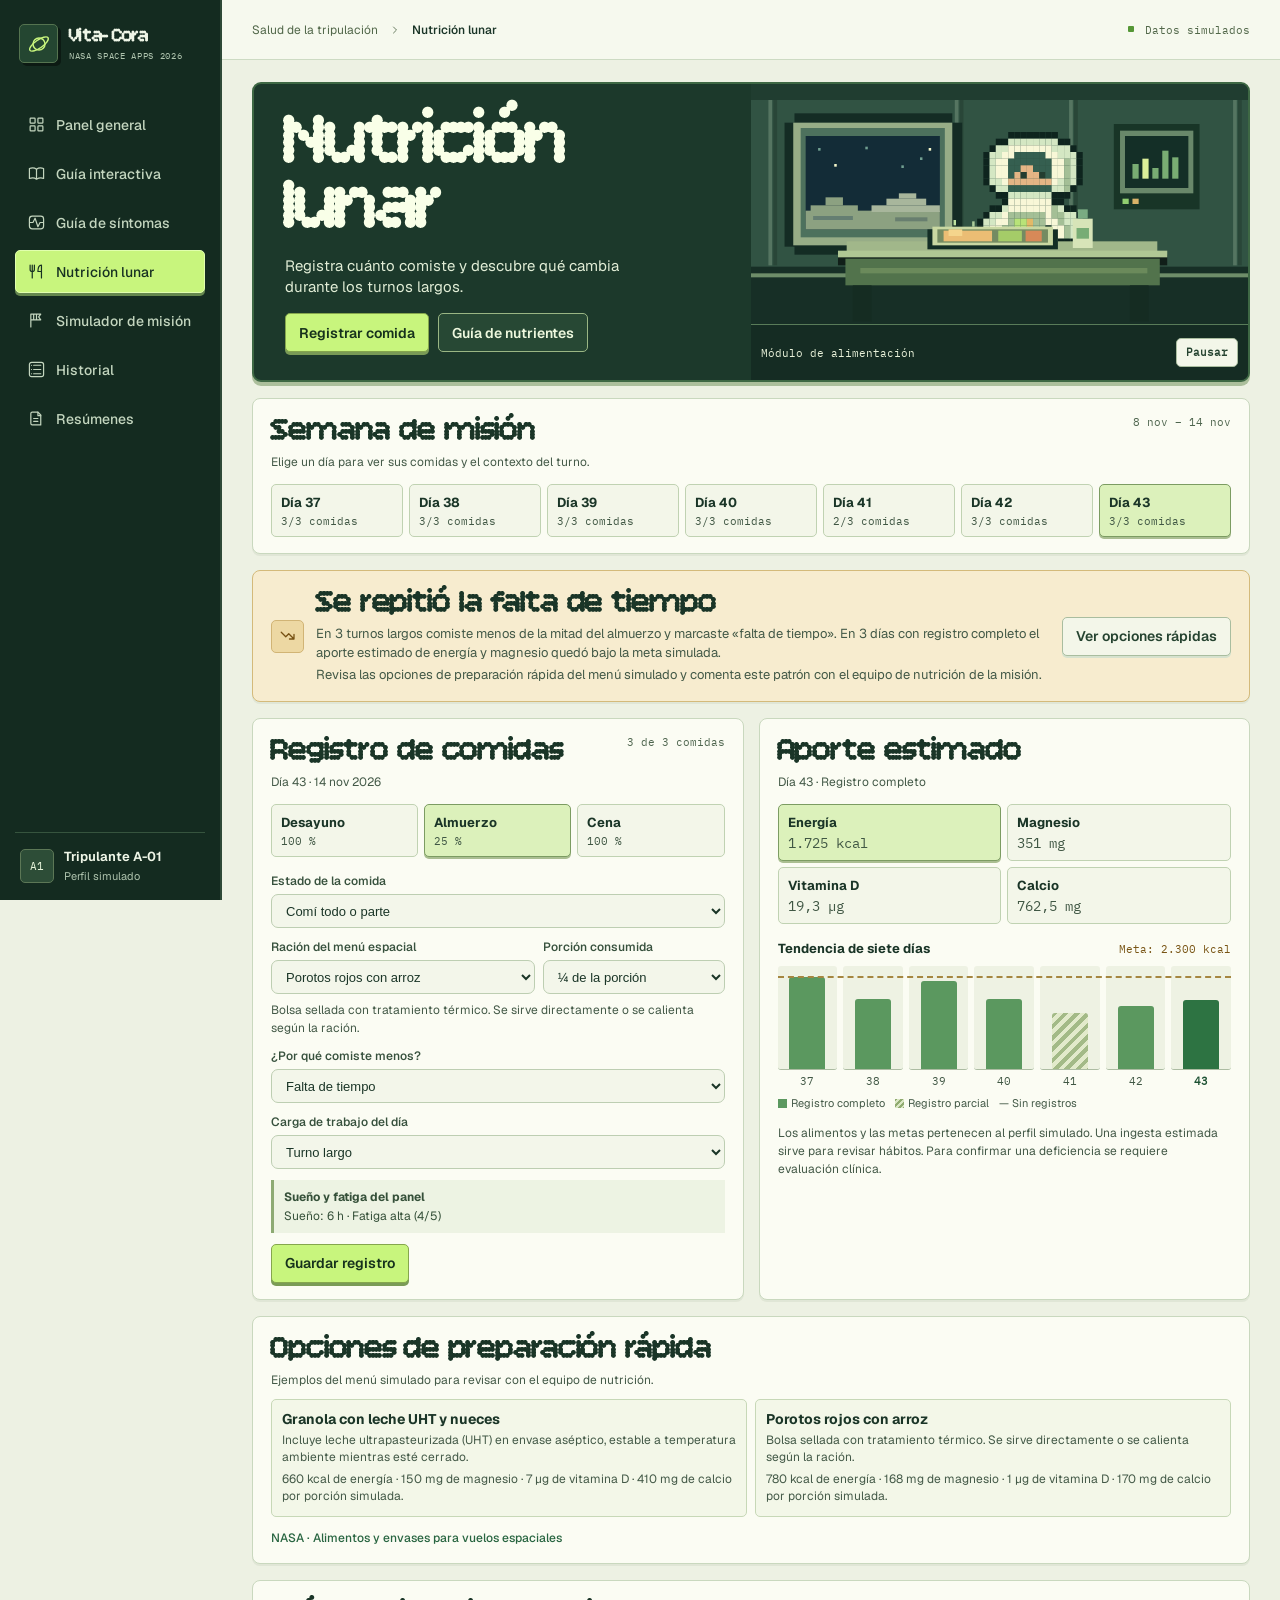
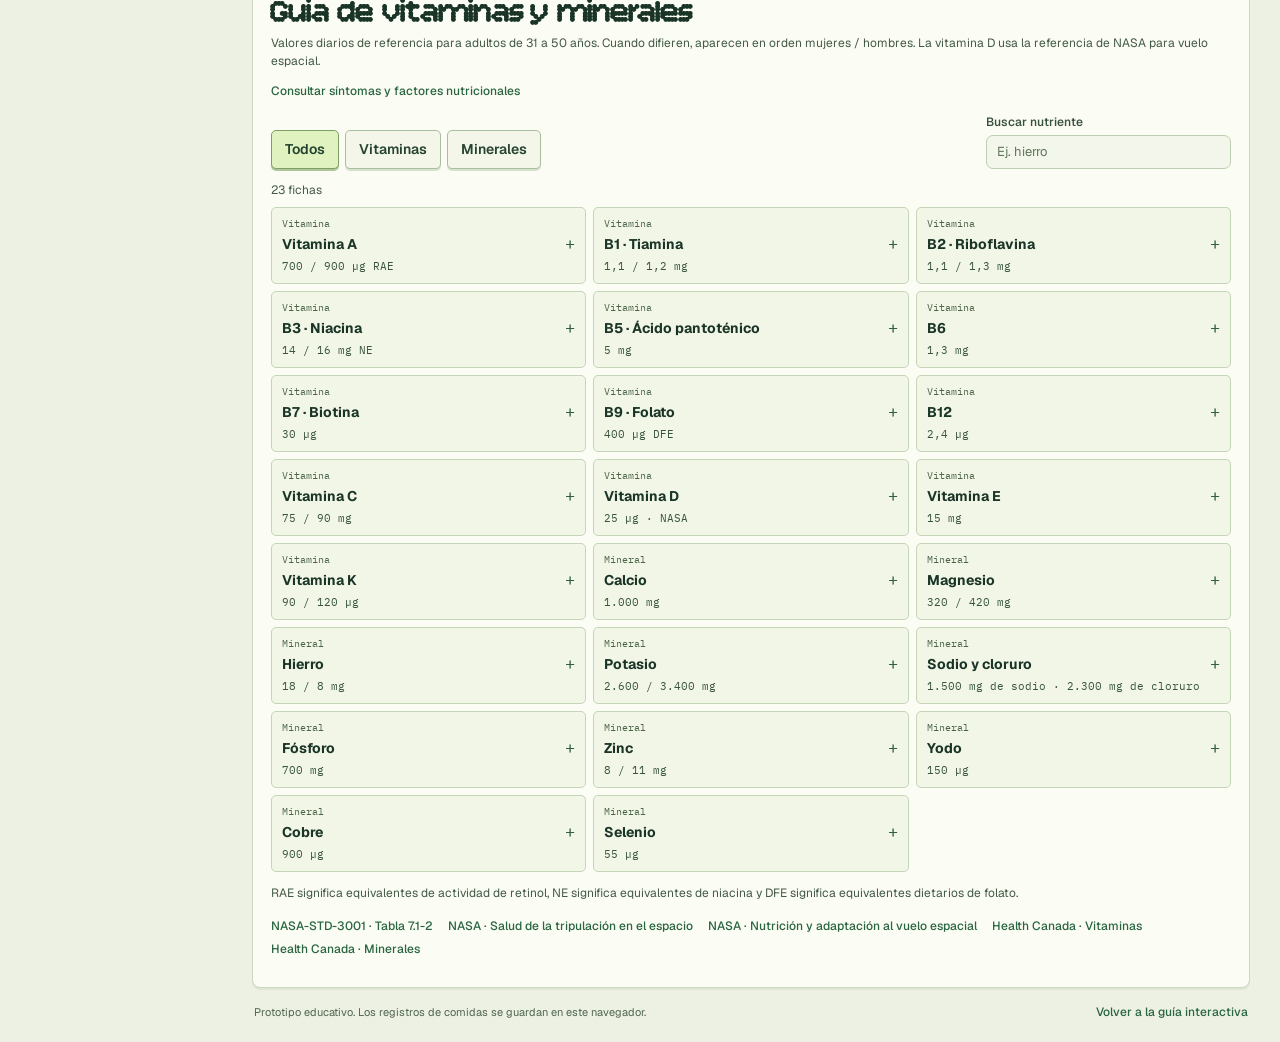
<file: nutricion.html>
<!doctype html>
<html lang="es-CL">
<head>
  <meta charset="utf-8">
  <meta name="viewport" content="width=device-width,initial-scale=1">
  <meta name="theme-color" content="#172e22">
  <meta name="description" content="Bitácora de comidas y guía de vitaminas y minerales para una misión lunar simulada.">
  <title>Nutrición lunar · Vita-Cora</title>
  <link rel="stylesheet" href="styles.css">
  <link rel="stylesheet" href="orbital.css">
  <link rel="stylesheet" href="nutricion.css">
  <script type="module" src="nutricion.js"></script>
</head>
<body>
<svg class="symbols" xmlns="http://www.w3.org/2000/svg" aria-hidden="true">
  <symbol id="n-orbit" viewBox="0 0 24 24"><circle cx="12" cy="12" r="6"/><ellipse cx="12" cy="12" rx="11" ry="4" transform="rotate(-35 12 12)"/></symbol>
  <symbol id="n-grid" viewBox="0 0 24 24"><rect x="3" y="3" width="7" height="7" rx="1"/><rect x="14" y="3" width="7" height="7" rx="1"/><rect x="3" y="14" width="7" height="7" rx="1"/><rect x="14" y="14" width="7" height="7" rx="1"/></symbol>
  <symbol id="n-book" viewBox="0 0 24 24"><path d="M12 6c-2.7-2-5.8-2.5-10-1v14c4.2-1.5 7.3-1 10 1 2.7-1.5 5.8-2.5 10-1V5c-4.2-1.5-7.3-1-10 1Zm0 0v14"/></symbol>
  <symbol id="n-food" viewBox="0 0 24 24"><path d="M3 3v6a3 3 0 0 0 6 0V3M6 3v18m13 0V3c-3 0-5 4-5 9h5"/></symbol>
  <symbol id="n-flag" viewBox="0 0 24 24"><path d="M4 21V3h14l-3 4 3 4H4M8 3v8m4-8v8"/></symbol>
  <symbol id="n-list" viewBox="0 0 24 24"><rect x="2" y="2" width="20" height="20" rx="3"/><path d="M8 6h10M8 12h10M8 18h10M5 6h.01M5 12h.01M5 18h.01"/></symbol>
  <symbol id="n-doc" viewBox="0 0 24 24"><path d="M6 3h8l4 4v14H6a2 2 0 0 1-2-2V5a2 2 0 0 1 2-2Z"/><path d="M14 3v5h4M8 12h6m-6 4h6"/></symbol>
  <symbol id="n-arrow" viewBox="0 0 24 24"><path d="m9 18 6-6-6-6"/></symbol>
</svg>
<a class="skip" href="#contenido">Saltar al contenido</a>
<div class="shell">
  <aside class="sidebar">
    <a class="brand" href="./"><span class="brand-mark"><svg class="icon"><use href="#n-orbit"/></svg></span><span><strong>Vita-Cora</strong><small>NASA SPACE APPS 2026</small></span></a>
    <nav class="primary-nav" aria-label="Secciones">
      <a class="nav-link" href="./"><svg class="icon"><use href="#n-grid"/></svg>Panel general</a>
      <a class="nav-link" href="guia.html"><svg class="icon"><use href="#n-book"/></svg>Guía interactiva</a>
      <a class="nav-link" href="sintomas.html"><svg class="icon" viewBox="0 0 24 24" aria-hidden="true"><path d="M3 12h4l3-6 4 12 3-6h4"/><rect x="2" y="3" width="20" height="18" rx="4"/></svg>Guía de síntomas</a>
      <a class="nav-link selected" href="nutricion.html" aria-current="page"><svg class="icon"><use href="#n-food"/></svg>Nutrición lunar</a>
      <a class="nav-link training-nav" href="mision.html"><svg class="icon"><use href="#n-flag"/></svg>Simulador de misión</a>
      <a class="nav-link" href="./#historial"><svg class="icon"><use href="#n-list"/></svg>Historial</a>
      <a class="nav-link" href="./#resumenes"><svg class="icon"><use href="#n-doc"/></svg>Resúmenes</a>
    </nav>
    <div class="side-footer"><div class="profile"><span class="profile-avatar" aria-hidden="true">A1</span><span><strong>Tripulante A-01</strong><small>Perfil simulado</small></span></div></div>
  </aside>
  <div class="workspace">
    <header class="topbar">
      <div class="breadcrumb"><span>Salud de la tripulación</span><svg class="icon"><use href="#n-arrow"/></svg><strong>Nutrición lunar</strong></div>
      <span class="sim-label"><i></i> Datos simulados</span>
    </header>
    <main class="main nutrition-main" id="contenido">
      <section class="nutrition-hero" aria-labelledby="nutrition-title">
        <div class="nutrition-intro">
          <h1 id="nutrition-title">Nutrición lunar</h1>
          <p>Registra cuánto comiste y descubre qué cambia durante los turnos largos.</p>
          <div class="nutrition-actions">
            <a class="button primary" href="#registro-comidas">Registrar comida</a>
            <a class="button nutrition-outline" href="#guia-nutrientes">Guía de nutrientes</a>
          </div>
        </div>
        <figure class="galley">
          <canvas id="galley-art" role="img" aria-label="Escena pixelada de un astronauta frente a una bandeja de comida y una ventana lunar."></canvas>
          <figcaption>Módulo de alimentación <button class="button quiet" type="button" id="galley-toggle">Pausar</button></figcaption>
        </figure>
      </section>

      <section class="card nutrition-week" aria-labelledby="week-title">
        <div class="card-heading">
          <div><h2 id="week-title">Semana de misión</h2><p>Elige un día para ver sus comidas y el contexto del turno.</p></div>
          <span id="week-range" class="nutrition-range"></span>
        </div>
        <div id="nutrition-days" class="nutrition-days" role="group" aria-label="Día de misión"></div>
      </section>

      <section class="card nutrition-pattern" aria-labelledby="pattern-title">
        <div class="pattern-icon" aria-hidden="true"><svg class="icon" viewBox="0 0 24 24"><path d="m3 7 6 6 4-4 7 7m-6 0h6v-6"/></svg></div>
        <div>
          <h2 id="pattern-title" aria-live="polite"></h2>
          <p id="pattern-text"></p>
          <p id="pattern-action" hidden>Revisa las opciones de preparación rápida del menú simulado y comenta este patrón con el equipo de nutrición de la misión.</p>
        </div>
        <a id="pattern-link" class="button quiet" href="#menu-rapido" hidden>Ver opciones rápidas</a>
      </section>

      <div class="nutrition-columns">
        <section class="card nutrition-card" id="registro-comidas" aria-labelledby="meal-title">
          <div class="card-heading">
            <div><h2 id="meal-title">Registro de comidas</h2><p id="meal-date"></p></div>
            <span id="meal-count" class="nutrition-range"></span>
          </div>
          <div id="meal-slots" class="meal-slots" role="group" aria-label="Comida"></div>
          <form id="meal-form" class="meal-form">
            <div>
              <label class="field-label" for="meal-status">Estado de la comida</label>
              <select class="field" id="meal-status">
                <option value="pending">Pendiente de registrar</option>
                <option value="eaten">Comí todo o parte</option>
                <option value="skipped">Omití esta comida</option>
              </select>
            </div>
            <div id="food-fields" class="meal-pair" hidden>
              <div>
                <label class="field-label" for="meal-food">Ración del menú espacial</label>
                <select class="field" id="meal-food" aria-describedby="meal-preparation" required></select>
              </div>
              <div>
                <label class="field-label" for="meal-portion">Porción consumida</label>
                <select class="field" id="meal-portion">
                  <option value="25">¼ de la porción</option>
                  <option value="50">½ de la porción</option>
                  <option value="75">¾ de la porción</option>
                  <option value="100">Porción completa</option>
                </select>
              </div>
              <p class="meal-preparation" id="meal-preparation" role="status"></p>
            </div>
            <div id="reason-field" hidden>
              <label class="field-label" for="meal-reason">¿Por qué comiste menos?</label>
              <select class="field" id="meal-reason" required>
                <option value="">Elige un motivo</option>
                <option value="tiempo">Falta de tiempo</option>
                <option value="apetito">Poco apetito</option>
                <option value="sabor">Sabor</option>
                <option value="disponibilidad">Alimento no disponible</option>
                <option value="otro">Otro motivo</option>
                <option value="reservado">Prefiero omitir el motivo</option>
              </select>
            </div>
            <div>
              <label class="field-label" for="meal-work">Carga de trabajo del día</label>
              <select class="field" id="meal-work">
                <option value="">Sin registrar</option><option value="habitual">Turno habitual</option><option value="largo">Turno largo</option>
              </select>
            </div>
            <div class="meal-context" id="meal-context"></div>
            <div class="meal-submit">
              <button class="button primary" type="submit">Guardar registro</button>
              <p id="meal-feedback" class="entry-message" role="status"></p>
            </div>
          </form>
        </section>

        <section class="card nutrition-card" aria-labelledby="intake-title">
          <div class="card-heading">
            <div><h2 id="intake-title">Aporte estimado</h2><p id="intake-caption"></p></div>
          </div>
          <div id="intake-metrics" class="intake-metrics" role="group" aria-label="Indicador para el gráfico"></div>
          <div class="intake-chart">
            <div class="intake-chart-title"><h3 id="intake-chart-title">Tendencia de siete días</h3><span id="intake-goal"></span></div>
            <div id="intake-bars" class="intake-bars" role="list" aria-label="Aporte estimado de los últimos siete días de la simulación"></div>
            <p class="intake-key"><span><i></i> Registro completo</span><span><i></i> Registro parcial</span><span>— Sin registros</span></p>
          </div>
          <p class="nutrition-note">Los alimentos y las metas pertenecen al perfil simulado. Una ingesta estimada sirve para revisar hábitos. Para confirmar una deficiencia se requiere evaluación clínica.</p>
        </section>
      </div>

      <section class="card nutrition-card" id="menu-rapido" aria-labelledby="quick-menu-title">
        <div class="card-heading"><div><h2 id="quick-menu-title">Opciones de preparación rápida</h2><p>Ejemplos del menú simulado para revisar con el equipo de nutrición.</p></div></div>
        <ul id="quick-foods" class="quick-foods"></ul>
        <p class="nutrition-note"><a class="text-button" href="https://www.nasa.gov/wp-content/uploads/2023/12/ochmo-tb-013-food-and-nutrition.pdf" target="_blank" rel="noopener">NASA · Alimentos y envases para vuelos espaciales</a></p>
      </section>

      <section class="card nutrition-card nutrient-guide" id="guia-nutrientes" aria-labelledby="nutrient-guide-title">
        <div class="card-heading"><div>
          <h2 id="nutrient-guide-title">Guía de vitaminas y minerales</h2>
          <p>Valores diarios de referencia para adultos de 31 a 50 años. Cuando difieren, aparecen en orden mujeres / hombres. La vitamina D usa la referencia de NASA para vuelo espacial.</p>
        </div></div>
        <p class="nutrition-note"><a class="text-button" href="sintomas.html#calambres">Consultar síntomas y factores nutricionales</a></p>
        <div class="nutrient-controls">
          <div class="nutrient-filters" role="group" aria-label="Tipo de nutriente">
            <button class="button quiet" type="button" data-filter="all" aria-pressed="true">Todos</button>
            <button class="button quiet" type="button" data-filter="vitamina" aria-pressed="false">Vitaminas</button>
            <button class="button quiet" type="button" data-filter="mineral" aria-pressed="false">Minerales</button>
          </div>
          <label class="nutrient-search"><span class="field-label">Buscar nutriente</span><input class="field" type="search" id="nutrient-search" placeholder="Ej. hierro"></label>
        </div>
        <p id="nutrient-count" class="nutrition-note" role="status"></p>
        <div id="nutrient-grid" class="nutrient-grid"></div>
        <p class="nutrition-note">RAE significa equivalentes de actividad de retinol, NE significa equivalentes de niacina y DFE significa equivalentes dietarios de folato.</p>
        <ul class="nutrition-sources">
          <li><a class="text-button" href="https://standards.nasa.gov/system/files/tmp/NASA-STD-3001%20Vol%202%20Rev%20F.pdf#page=117" target="_blank" rel="noopener">NASA-STD-3001 · Tabla 7.1-2</a></li>
          <li><a class="text-button" href="https://www.nasa.gov/missions/station/faq-the-real-story-about-astronaut-health-care-in-space/" target="_blank" rel="noopener">NASA · Salud de la tripulación en el espacio</a></li>
          <li><a class="text-button" href="https://www.nasa.gov/wp-content/uploads/2024/08/human-adaptation-2021-final-b.pdf" target="_blank" rel="noopener">NASA · Nutrición y adaptación al vuelo espacial</a></li>
          <li><a class="text-button" href="https://www.canada.ca/en/health-canada/services/food-nutrition/healthy-eating/dietary-reference-intakes/tables/reference-values-vitamins.html" target="_blank" rel="noopener">Health Canada · Vitaminas</a></li>
          <li><a class="text-button" href="https://www.canada.ca/en/health-canada/services/food-nutrition/healthy-eating/dietary-reference-intakes/tables/reference-values-elements.html" target="_blank" rel="noopener">Health Canada · Minerales</a></li>
        </ul>
      </section>

      <footer class="footer"><span>Prototipo educativo. Los registros de comidas se guardan en este navegador.</span><a class="text-button" href="guia.html">Volver a la guía interactiva</a></footer>
    </main>
  </div>
</div>
</body>
</html>
</file>
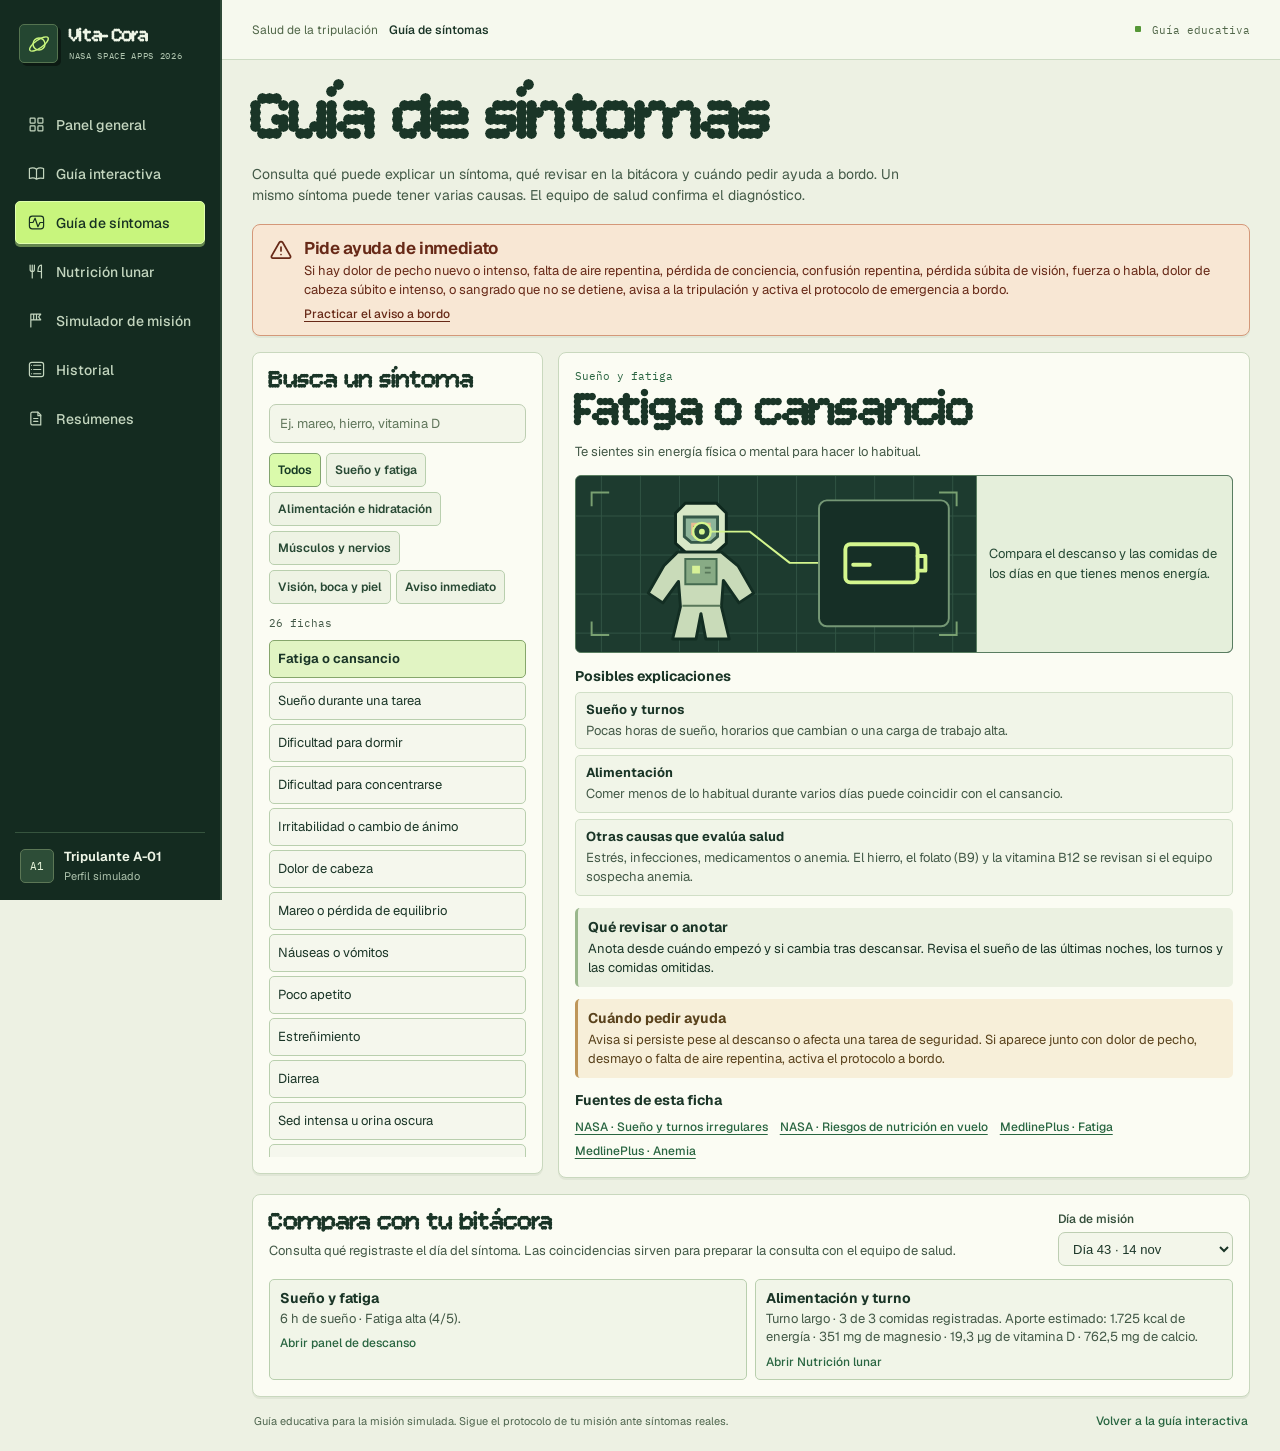
<file: sintomas.html>
<!doctype html>
<html lang="es-CL">
<head>
  <meta charset="utf-8">
  <meta name="viewport" content="width=device-width,initial-scale=1">
  <meta name="theme-color" content="#172e22">
  <meta name="description" content="Guía visual de síntomas, posibles causas y señales de emergencia para la tripulación de una misión simulada.">
  <title>Guía de síntomas · Vita-Cora</title>
  <link rel="stylesheet" href="styles.css">
  <link rel="stylesheet" href="orbital.css">
  <link rel="stylesheet" href="sintomas.css">
  <script type="module" src="sintomas.js"></script>
</head>
<body>
<a class="skip" href="#contenido">Saltar al contenido</a>
<div class="shell">
  <aside class="sidebar">
    <a class="brand" href="./"><span class="brand-mark" aria-hidden="true"><svg class="icon" viewBox="0 0 24 24"><circle cx="12" cy="12" r="6"/><ellipse cx="12" cy="12" rx="11" ry="4" transform="rotate(-35 12 12)"/></svg></span><span><strong>Vita-Cora</strong><small>NASA SPACE APPS 2026</small></span></a>
    <nav class="primary-nav" aria-label="Secciones">
      <a class="nav-link" href="./"><svg class="icon" viewBox="0 0 24 24" aria-hidden="true"><rect x="3" y="3" width="7" height="7" rx="1"/><rect x="14" y="3" width="7" height="7" rx="1"/><rect x="3" y="14" width="7" height="7" rx="1"/><rect x="14" y="14" width="7" height="7" rx="1"/></svg>Panel general</a>
      <a class="nav-link" href="guia.html"><svg class="icon" viewBox="0 0 24 24" aria-hidden="true"><path d="M12 6c-2.7-2-5.8-2.5-10-1v14c4.2-1.5 7.3-1 10 1 2.7-1.5 5.8-2 10-1V5c-4.2-1.5-7.3-1-10 1Zm0 0v14"/></svg>Guía interactiva</a>
      <a class="nav-link selected" href="sintomas.html" aria-current="page"><svg class="icon" viewBox="0 0 24 24" aria-hidden="true"><path d="M3 12h4l3-6 4 12 3-6h4"/><rect x="2" y="3" width="20" height="18" rx="4"/></svg>Guía de síntomas</a>
      <a class="nav-link" href="nutricion.html"><svg class="icon" viewBox="0 0 24 24" aria-hidden="true"><path d="M3 3v6a3 3 0 0 0 6 0V3M6 3v18m13 0V3c-3 0-5 4-5 9h5"/></svg>Nutrición lunar</a>
      <a class="nav-link training-nav" href="mision.html"><svg class="icon" viewBox="0 0 24 24" aria-hidden="true"><path d="M4 21V3h14l-3 4 3 4H4M8 3v8m4-8v8"/></svg>Simulador de misión</a>
      <a class="nav-link" href="./#historial"><svg class="icon" viewBox="0 0 24 24" aria-hidden="true"><rect x="2" y="2" width="20" height="20" rx="3"/><path d="M8 6h10M8 12h10M8 18h10M5 6h.01M5 12h.01M5 18h.01"/></svg>Historial</a>
      <a class="nav-link" href="./#resumenes"><svg class="icon" viewBox="0 0 24 24" aria-hidden="true"><path d="M6 3h8l4 4v14H6a2 2 0 0 1-2-2V5a2 2 0 0 1 2-2Z"/><path d="M14 3v5h4M8 12h6m-6 4h6"/></svg>Resúmenes</a>
    </nav>
    <div class="side-footer"><div class="profile"><span class="profile-avatar" aria-hidden="true">A1</span><span><strong>Tripulante A-01</strong><small>Perfil simulado</small></span></div></div>
  </aside>
  <div class="workspace">
    <header class="topbar">
      <div class="breadcrumb"><span>Salud de la tripulación</span><strong>Guía de síntomas</strong></div>
      <span class="sim-label"><i></i> Guía educativa</span>
    </header>

    <main class="main symptom-main" id="contenido">
      <header class="symptom-header">
        <h1>Guía de síntomas</h1>
        <p>Consulta qué puede explicar un síntoma, qué revisar en la bitácora y cuándo pedir ayuda a bordo. Un mismo síntoma puede tener varias causas. El equipo de salud confirma el diagnóstico.</p>
      </header>

      <section class="symptom-urgent card" aria-labelledby="sym-urgent-title" id="aviso-inmediato">
        <svg class="urgent-icon icon" viewBox="0 0 24 24" aria-hidden="true"><path d="M10.3 4.5 2.6 18a1.5 1.5 0 0 0 1.3 2.2h16.2a1.5 1.5 0 0 0 1.3-2.2L13.7 4.5a2 2 0 0 0-3.4 0Z"/><path d="M12 9v4m0 3.5h.01"/></svg>
        <div>
          <h2 id="sym-urgent-title">Pide ayuda de inmediato</h2>
          <p>Si hay dolor de pecho nuevo o intenso, falta de aire repentina, pérdida de conciencia, confusión repentina, pérdida súbita de visión, fuerza o habla, dolor de cabeza súbito e intenso, o sangrado que no se detiene, avisa a la tripulación y activa el protocolo de emergencia a bordo.</p>
          <a class="text-button" href="mision.html#companero">Practicar el aviso a bordo</a>
        </div>
      </section>

      <div class="symptom-layout">
        <section class="symptom-browser card" aria-labelledby="sym-search-title">
          <h2 id="sym-search-title">Busca un síntoma</h2>
          <label class="sr-only" for="sym-search">Buscar por síntoma o factor</label>
          <input class="field" id="sym-search" type="search" placeholder="Ej. mareo, hierro, vitamina D" autocomplete="off">
          <div id="sym-filters" class="symptom-filters" role="group" aria-label="Filtrar por grupo"></div>
          <p id="sym-result-count" class="symptom-muted" role="status"></p>
          <div id="sym-results" class="symptom-results" role="group" aria-label="Síntomas disponibles"></div>
        </section>

        <article class="symptom-detail card" id="ficha-sintoma" aria-labelledby="sym-title">
          <header class="symptom-detail-header">
            <p id="sym-group" class="symptom-group"></p>
            <h2 id="sym-title" tabindex="-1"></h2>
            <p id="sym-description"></p>
          </header>
          <figure class="symptom-scene">
            <div id="sym-art" aria-hidden="true"></div>
            <figcaption id="sym-figure-caption"></figcaption>
          </figure>
          <div class="symptom-detail-body">
            <section aria-labelledby="sym-causes-title">
              <h3 id="sym-causes-title">Posibles explicaciones</h3>
              <ul id="sym-causes" class="symptom-factors"></ul>
            </section>
            <section class="symptom-observe" aria-labelledby="sym-observe-title">
              <h3 id="sym-observe-title">Qué revisar o anotar</h3>
              <p id="sym-observe"></p>
            </section>
            <section class="symptom-help" id="sym-help-box" aria-labelledby="sym-help-title">
              <h3 id="sym-help-title"></h3>
              <p id="sym-help"></p>
            </section>
            <section aria-labelledby="sym-sources-title">
              <h3 id="sym-sources-title">Fuentes de esta ficha</h3>
              <ul id="sym-sources" class="symptom-sources"></ul>
            </section>
          </div>
        </article>
        <div id="sym-empty" class="card symptom-empty" hidden>
          <h2>Sin coincidencias</h2>
          <p>Prueba con otro síntoma o elige otro grupo.</p>
        </div>
      </div>

      <section class="card symptom-context" aria-labelledby="sym-context-title">
        <div class="symptom-context-head">
          <div>
            <h2 id="sym-context-title">Compara con tu bitácora</h2>
            <p>Consulta qué registraste el día del síntoma. Las coincidencias sirven para preparar la consulta con el equipo de salud.</p>
          </div>
          <label for="sym-date"><span class="field-label">Día de misión</span><select id="sym-date" class="field"></select></label>
        </div>
        <div class="symptom-context-grid">
          <div><h3>Sueño y fatiga</h3><p id="sym-sleep-data"></p><a class="text-button" href="./#descanso">Abrir panel de descanso</a></div>
          <div><h3>Alimentación y turno</h3><p id="sym-meal-data"></p><a class="text-button" href="nutricion.html#registro-comidas">Abrir Nutrición lunar</a></div>
        </div>
      </section>

      <footer class="footer"><span>Guía educativa para la misión simulada. Sigue el protocolo de tu misión ante síntomas reales.</span><a class="text-button" href="guia.html">Volver a la guía interactiva</a></footer>
    </main>
  </div>
</div>
</body>
</html>
</file>
<file: styles.css>
@font-face{font-family:Geist;src:url("assets/geist.woff2") format("woff2");font-weight:400 700;font-display:swap}
@font-face{font-family:"IBM Plex Mono";src:url("assets/ibm-plex-mono.woff2") format("woff2");font-weight:400;font-display:swap}
:root {
  color-scheme: dark;
  --bg:#080e1b; --sidebar:#0b1321; --card:#101a2b; --line:#25354c;
  --text:#f2f6ff; --muted:#a2b1c9; --subtle:#8b9fbc; --blue:#83dbff;
  --violet:#b9a9ff; --amber:#ffd18b; --green:#9ee9cd; --mono:"IBM Plex Mono",monospace;
  font: 14px Geist, system-ui, sans-serif;
  background:var(--bg); color:var(--text);
}
*{box-sizing:border-box}
[hidden]{display:none!important}
body{margin:0;min-width:320px}
button,input,textarea{font:inherit}
button{cursor:pointer}
a{color:inherit;text-decoration:none}
:focus-visible{outline:2px solid var(--blue);outline-offset:3px}
h1,h2,p{margin:0}
h2{font-size:18px;line-height:1.2;font-weight:650;letter-spacing:-.35px}
fieldset{border:0;padding:0;margin:0;min-inline-size:0}
.icon{width:19px;height:19px;fill:none;stroke:currentColor;stroke-width:1.7;stroke-linecap:round;stroke-linejoin:round;flex:none;vertical-align:middle}
.symbols{position:absolute;width:0;height:0;overflow:hidden}
.sr-only,.skip:not(:focus){position:absolute;width:1px;height:1px;padding:0;margin:-1px;overflow:hidden;clip-path:inset(50%);white-space:nowrap;border:0}
.skip:focus{position:fixed;z-index:10;top:10px;left:10px;background:var(--card);padding:12px}
.shell{display:grid;grid-template-columns:228px minmax(0,1fr);min-height:100vh}
.sidebar{position:sticky;top:0;align-self:start;height:100vh;display:flex;flex-direction:column;background:var(--sidebar);border-right:1px solid #203048;padding:25px 15px 18px}
.brand{display:flex;align-items:center;gap:11px;padding-left:4px;margin-bottom:48px}
.brand-mark{width:39px;height:39px;border:1px solid #335876;border-radius:11px;display:grid;place-items:center;color:var(--blue);background:#122943;box-shadow:inset 0 0 12px #358dcb24}
.brand-mark .icon{width:24px;height:24px;stroke-width:1.45}
.brand strong,.profile strong{display:block;font-size:15px;font-weight:650;white-space:nowrap}
.brand small,.profile small{display:block;margin-top:4px;color:var(--subtle)}
.brand small{font:9px var(--mono);letter-spacing:.075em}
.primary-nav{display:grid;gap:6px}
.nav-link{display:flex;align-items:center;gap:11px;width:100%;min-height:44px;padding:0 12px;border:1px solid transparent;border-radius:8px;background:transparent;color:var(--muted);font-weight:500;text-align:left}
.nav-link:hover{background:#142039;color:var(--text)}
.nav-link.selected{background:#122a40;border-color:#244664;color:#a5e5ff}
.nav-link .icon{width:17px;height:17px}
.side-footer{margin-top:auto}
.profile{display:flex;align-items:center;gap:10px;border-top:1px solid var(--line);margin-top:13px;padding:15px 5px 0}
.profile strong{font-size:13px}.profile small{font-size:11px}
.profile-avatar{display:grid;place-items:center;width:34px;height:34px;background:#1f2943;border:1px solid #354669;color:#d4dcff;border-radius:50%;font:11px var(--mono)}
.workspace{min-width:0}
.topbar{display:flex;justify-content:space-between;align-items:center;gap:12px;min-height:66px;padding:0 max(30px,calc((100% - 1390px)/2));border-bottom:1px solid #1d2a40}
.breadcrumb,.top-actions{display:flex;align-items:center;gap:11px}
.breadcrumb{color:var(--subtle);font-size:12px}
.breadcrumb strong{color:#d7e1f2;font-weight:550}.breadcrumb .icon{width:12px;height:12px}
.top-actions{gap:14px}
.sim-label{font:11px var(--mono);color:#9cb4ce;white-space:nowrap}
.sim-label i{display:inline-block;width:6px;height:6px;background:var(--blue);border-radius:50%;vertical-align:2px;margin-right:4px;box-shadow:0 0 9px #83dbff85}
.button{display:inline-flex;justify-content:center;align-items:center;gap:8px;min-height:39px;padding:8px 13px;border:1px solid transparent;border-radius:8px;white-space:nowrap;font-weight:600;line-height:1.15}
.button .icon{width:16px;height:16px}
.quiet{background:#121d2f;border-color:#2a3c56;color:#dce6f9}
.quiet:hover{background:#1d2c44;border-color:#49627f}
.primary{background:#8bdcff;color:#071929;border-color:#a8e5ff}
.primary:hover{background:#b6ebff}
.outline{background:#ffffff07;border-color:#ffffff30;color:inherit}
.outline:hover{background:#ffffff13;border-color:currentColor}
.main{display:grid;gap:17px;padding:24px 30px 22px;max-width:1450px;margin:auto}
.hero{position:relative;isolation:isolate;overflow:hidden;display:flex;align-items:center;min-height:180px;padding:24px 28px;border:1px solid #2a3e5c;border-radius:14px;background:#0c192b}
.hero::before,.hero::after{content:"";position:absolute;inset:0;z-index:-1;pointer-events:none}
.hero::before{left:31%;background:url("assets/horizonte.webp") right 49% / cover no-repeat;filter:brightness(1.15) saturate(.82);opacity:.91}
.hero::after{background:linear-gradient(90deg,#111f34 0%,#101e32 24%,#101e32e8 40%,#101e3266 68%,#080f1b0c 100%),linear-gradient(0deg,#0a132685 0%,transparent 52%)}
.mission{display:flex;align-items:center;gap:8px;color:#ade7ff;font:11px var(--mono);letter-spacing:.105em}
.mission .icon{width:16px;height:16px}.mission span:first-of-type{color:#759abb}
.hero h1{font-size:clamp(38px,4.1vw,59px);letter-spacing:-.068em;line-height:1.04;font-weight:650;margin:12px 0 9px}
.hero p{font-size:14px;color:#bbcce3;line-height:1.4}
.hero-credit{position:absolute;right:14px;bottom:11px;color:#b1bdd3;font:9px var(--mono)}
.card{background:var(--card);border:1px solid var(--line);border-radius:12px}
.stats{display:grid;grid-template-columns:repeat(3,minmax(0,1fr));gap:14px}
.stat{min-width:0;min-height:112px;padding:14px 16px}
.stat-heading{display:flex;align-items:center;justify-content:space-between;gap:5px;color:#b4c2d8;font-size:13px}
.stat-icon,.scenario-mark,.trend-mark{width:31px;height:31px;display:grid;place-items:center;border-radius:8px;flex:none}
.stat-icon .icon,.scenario-mark .icon{width:17px;height:17px}
.blue{color:var(--blue);background:#163048}.violet{color:var(--violet);background:#282746}.amber{color:var(--amber);background:#392d26}
.stat-value{font-size:clamp(22px,2.4vw,31px);font-weight:650;letter-spacing:-.05em;line-height:1.1;margin-top:3px;font-variant-numeric:tabular-nums}
.stat-value span{font-size:.62em;color:var(--subtle);letter-spacing:-.025em;font-weight:500}
.stat-detail{font-size:11px;color:var(--subtle);margin-top:6px;min-height:15px;line-height:1.3}
.stat-detail.alert{color:var(--amber)}
.dashboard-grid{display:grid;grid-template-columns:minmax(0,1fr) minmax(285px,.465fr);gap:15px;align-items:stretch}
.chart-card,.entry-card{padding:17px 17px 15px;min-width:0;display:flex;flex-direction:column}
.card-heading{display:flex;align-items:flex-start;justify-content:space-between;gap:10px}
.card-heading p,.dialog-heading p{font-size:12px;color:var(--muted);line-height:1.45;margin-top:5px}
.segmented{display:flex;gap:2px;border:1px solid #2b3a51;border-radius:8px;padding:3px;background:#0b1423;flex:none}
.period{color:var(--muted);background:transparent;border:1px solid transparent;border-radius:5px;padding:4px 8px;font-size:11px;white-space:nowrap}
.period:hover{color:var(--text)}.period.active{color:#a4e3ff;background:#172d45;border-color:#2d4b68}
.plot{position:relative;flex:1;min-height:225px;margin:9px 0 3px}
#sleep-chart{position:absolute;inset:0;width:100%;height:100%;cursor:crosshair}
.point-detail{position:absolute;top:0;left:0;background:#172942;color:var(--text);border:1px solid #425e7b;border-radius:7px;padding:7px 9px;white-space:nowrap;font:11px var(--mono);pointer-events:none;box-shadow:0 2px 8px #070d17}
.legend{display:flex;flex-wrap:wrap;gap:8px 15px;margin:1px 0 0 3px;font-size:11px;color:var(--muted)}
.legend span{display:flex;align-items:center;gap:6px}.legend i{display:inline-block;width:17px}
.legend-line{border-bottom:2px solid var(--blue)}.legend-baseline{border-bottom:2px dashed var(--violet)}
.legend .legend-missing{width:8px;height:8px;border:1px solid var(--subtle);transform:rotate(45deg);margin:0 4px}
#entry-form{display:grid;gap:8px;margin-top:13px}
.field-label{display:block;font-size:12px;font-weight:550;color:#d5e0f2;margin-bottom:5px}
#entry-form>.field-label{margin:0 0 -4px}
.field,.number-field{width:100%;min-width:0;border:1px solid #2c405b;background:#0b1424;color:var(--text);border-radius:7px}
.field{padding:7px 10px;min-height:34px;font-size:13px}
.field::placeholder,.number-field input::placeholder{color:#8194b1}
textarea.field{display:block;resize:vertical;min-height:82px}
.split-fields{display:grid;grid-template-columns:1fr 1fr;gap:7px}
.number-field{display:flex;align-items:center;gap:4px;padding-right:11px;color:var(--subtle);font:11px var(--mono)}
.number-field input{color:var(--text);border:0;background:transparent;min-height:33px;width:100%;min-width:0;padding:5px 9px;appearance:textfield}
.number-field input::-webkit-inner-spin-button,.number-field input::-webkit-outer-spin-button{appearance:none}
.fatigue-scale{display:grid;grid-template-columns:repeat(5,1fr);gap:5px}
.fatigue-scale label{position:relative;cursor:pointer}
.fatigue-scale input{position:absolute;opacity:0;width:100%;height:100%;margin:0;cursor:pointer}
.fatigue-scale span{height:29px;display:grid;place-items:center;border:1px solid #2c405b;border-radius:6px;background:#0b1424;color:#bdcce3;font:12px var(--mono)}
.fatigue-scale label:hover span{background:#20334e}
.fatigue-scale input:focus-visible+span{outline:2px solid var(--blue);outline-offset:2px}
.fatigue-scale input:checked+span{color:#a7e4ff;background:#16344d;border-color:#5eadd6}
.scale-labels{display:flex;justify-content:space-between;color:var(--subtle);font-size:10px;margin-top:4px}
#entry-form .primary{width:100%;margin-top:1px;min-height:35px}
.entry-message{font-size:12px;color:var(--green);line-height:1.4}.entry-message.error{color:var(--amber)}
.trend-banner{display:flex;align-items:center;gap:12px;color:var(--amber);border-color:#57442e;background:linear-gradient(106deg,#2a221e,#1d1c22 76%);padding:13px 15px}
.trend-mark{width:36px;height:36px;background:#4a3828}
.trend-copy{flex:1}.trend-copy h2{font-size:15px;letter-spacing:-.15px}.trend-copy p{color:#dacbb7;font-size:12px;line-height:1.45;margin-top:4px}
.trend-banner.stable{background:#112722;border-color:#315046;color:var(--green)}.stable .trend-mark{background:#20493b}.stable .trend-copy p{color:#bcddcf}
.trend-banner.missing{background:#15243a;border-color:#344d6d;color:var(--blue)}.missing .trend-mark{background:#1c3751}.missing .trend-copy p{color:#c8d9ed}
.trend-banner .button{min-height:34px;font-size:12px}
.history-card,.summary-card{padding:17px;scroll-margin-top:16px}
.table-scroll{overflow:auto;margin-top:10px}
table{width:100%;border-collapse:collapse;white-space:nowrap;font-variant-numeric:tabular-nums}
th,td{text-align:left;border-bottom:1px solid #26364b;padding:9px 9px 9px 1px;font-size:12px}
th{color:#a6b8d2;font-weight:550}td{color:#dbe6fa}tr:last-child td{border-bottom:0}td:last-child{text-align:right;padding-right:1px}
.low{color:var(--amber)}.muted{color:var(--muted)}
.text-button{display:inline-flex;align-items:center;gap:5px;padding:0;border:0;background:none;color:var(--blue);text-align:left;font-weight:500;font-size:12px}
.text-button:hover{text-decoration:underline}.text-button .icon{width:13px;height:13px}
.empty-summary{font-size:13px;color:var(--muted);padding:13px 0 1px}
.saved-report{display:flex;align-items:center;gap:10px;justify-content:space-between;border-top:1px solid var(--line);padding:11px 0}
.saved-report:first-child{margin-top:10px}.saved-report:last-child{padding-bottom:0}
.report-details{min-width:0}.report-details strong{display:block;margin-bottom:3px}.report-details p{font-size:12px;color:var(--muted);overflow-wrap:anywhere;line-height:1.45}
.saved-report .button{font-size:12px;min-height:32px}
.footer{display:flex;flex-wrap:wrap;align-items:center;justify-content:space-between;gap:10px;font-size:11px;color:var(--subtle);padding:0 2px}
dialog{width:min(500px,calc(100% - 28px));border:1px solid #3c516f;border-radius:14px;background:#111c2e;color:var(--text);padding:20px;box-shadow:0 20px 90px #000a}
dialog::backdrop{background:#03060ad0;backdrop-filter:blur(3px)}
.dialog-heading{display:flex;align-items:flex-start;justify-content:space-between;gap:10px;margin-bottom:13px}
.icon-button{flex:none;display:grid;place-items:center;width:33px;height:33px;padding:0;border:1px solid #324764;background:#192842;border-radius:7px;color:#d4e0f3}
.icon-button:hover{background:#293d58}
.scenario-list{display:grid;gap:8px}
.scenario{display:flex;align-items:center;gap:10px;width:100%;padding:9px;border-radius:8px;border:1px solid #2e4361;background:#101929;color:var(--text);text-align:left}
.scenario[aria-pressed=true],.scenario:hover{border-color:#649dbd;background:#182942}
.scenario small{display:block;color:var(--muted);margin-top:4px;font-size:11px;line-height:1.3}
.scenario-current{margin-left:auto;color:var(--blue);font:10px var(--mono)}
.draft-context{color:var(--muted);background:#0b1425;border:1px solid #263950;border-radius:8px;padding:10px;margin-bottom:12px;line-height:1.45;font-size:12px}
.dialog-actions{display:flex;justify-content:flex-end;gap:8px;margin-top:13px}
#about-dialog>p{font-size:13px;color:var(--muted);line-height:1.55;margin:9px 0}
.source-list{margin-bottom:0;padding-left:20px;font-size:13px;line-height:1.5}
.source-list a{color:var(--blue);text-decoration:underline;text-underline-offset:3px}
@media(max-width:1080px){
  .shell{grid-template-columns:191px minmax(0,1fr)}
  .sidebar{padding-inline:12px}.topbar{padding-inline:20px}.main{padding-inline:20px}
  .stat{padding-inline:13px}
}
@media(max-width:850px){
  .shell{display:block}.sidebar{position:static;height:auto;display:flex;flex-direction:row;flex-wrap:wrap;align-items:center;justify-content:space-between;gap:12px;padding:10px 18px;border-right:0;border-bottom:1px solid var(--line)}
  .brand{margin:0;padding:0}.primary-nav{display:flex;gap:4px}.nav-link{min-height:36px;padding:0 8px;font-size:12px;gap:6px}.side-footer{display:none}
  .topbar{min-height:54px}.main{padding-top:16px}
}
@media(max-width:620px){
  .sidebar{padding:10px 12px;gap:9px}.primary-nav{width:100%;overflow:auto}.primary-nav .nav-link{width:auto;white-space:nowrap}
  .brand-mark{width:32px;height:32px}.brand-mark .icon{width:20px;height:20px}
  .topbar{padding-inline:12px}.breadcrumb>span,.breadcrumb>.icon{display:none}.top-actions{gap:9px}.sim-label{font-size:9px}
  .main{padding:12px;gap:11px}.hero{min-height:148px;padding:15px}.hero h1{font-size:39px}.hero p{max-width:260px;font-size:12px}.hero-credit{font-size:8px;bottom:6px;right:7px}
  .stats{gap:6px}.stat{padding:8px;min-height:100px}.stat-heading{font-size:10px;line-height:1.2;min-height:26px}.stat-icon{width:23px;height:23px}.stat-icon .icon{width:13px;height:13px}.stat-value{font-size:clamp(16px,4.5vw,25px);white-space:nowrap}.stat-detail{font-size:9px}
  .dashboard-grid{grid-template-columns:1fr;gap:11px}.chart-card,.entry-card,.history-card,.summary-card{padding:12px}
  .plot{min-height:205px}.trend-banner{display:grid;grid-template-columns:auto 1fr;gap:8px;padding:11px}.trend-banner .button{grid-column:2;justify-self:start}
}
@media(prefers-reduced-motion:no-preference){html{scroll-behavior:smooth}}
</file>
<file: orbital.css>
@font-face{font-family:Bitcount;src:url("assets/bitcount.woff2") format("woff2");font-weight:500 700;font-display:swap}
:root{
  color-scheme:light;
  --bg:#edf1e3;--sidebar:#142b20;--card:#fbfcf3;--line:#c9d8be;
  --text:#1a3527;--muted:#435947;--subtle:#4e654e;--blue:#2a7142;
  --violet:#736331;--amber:#815614;--green:#235937;--lime:#c8f57d;
  --ink:#10251b;--display:Bitcount,Geist,sans-serif;
  background:var(--bg);
}
:focus-visible{outline-color:#508600}
.shell{grid-template-columns:222px minmax(0,1fr)}
.sidebar{border-right:2px solid #2e4937;padding:24px 15px 17px;color:#eff6e7}
.brand{margin-bottom:40px}.brand strong{font:650 19px/1 var(--display);letter-spacing:-.035em}.brand small,.profile small{color:#afc4ae}.brand small{font-size:9px}
.brand-mark{color:var(--lime);background:#244631;border:1px solid #557450;border-radius:5px;box-shadow:3px 3px #0c1a13}
.nav-link{border-radius:5px;color:#c4d6bf;min-height:43px}
.nav-link:hover{background:#234331;color:#f2f8ec}
.nav-link.selected{background:var(--lime);border-color:#e1ffae;color:#173122;box-shadow:0 3px #65874e}
.profile{border-color:#36543e}.profile-avatar{background:#2d4d37;border-color:#5c7756;color:#e6f4d9;border-radius:5px}
.topbar{min-height:60px;background:#f6f9ee;border-color:#cddbc3}
.breadcrumb,.sim-label{color:#516749}.breadcrumb strong{color:#1a3527}
.sim-label i{background:#559736;box-shadow:none;border-radius:1px}
.button{border-radius:5px}
.quiet{background:#f3f6e9;color:#254330;border-color:#a9bd9f;box-shadow:0 2px #d6e2ce}
.quiet:hover{background:#e4eedb;border-color:#748f70}
.primary{background:#c8f57d;border-color:#85a64d;color:#16311c;box-shadow:0 3px #7a9b56}
.primary:hover{background:#dcffa4}
.outline{background:#fff8e9;border-color:#c5a465;color:#65400a}
.outline:hover{background:#f7e8c7}
.main{gap:16px;padding-top:22px}
.card{border:1px solid var(--line);border-radius:8px;box-shadow:0 2px #879b7820}
.mission-hero{display:grid;grid-template-columns:minmax(300px,.88fr) minmax(0,1fr);min-height:282px;overflow:hidden;border:2px solid #3e6844;border-radius:9px;background:#1c3d2b;box-shadow:0 4px #acbf9c}
.hero-content{padding:25px 25px 27px 30px;min-width:0;position:relative;z-index:1}
.mission{color:#caf99e;letter-spacing:.08em}
.mission span:first-of-type{color:#b1d596}
.pixel-light{display:inline-block;width:8px;height:8px;background:#bef775;box-shadow:2px 2px #547d48}
.mission-hero h1{color:#faffea;font:650 clamp(54px,6.2vw,91px)/.82 var(--display);letter-spacing:-.068em;margin:16px 0 13px}
.mission-hero p{color:#e2eed7;font-size:13px;line-height:1.35;max-width:31ch}
.hero-action{margin-top:13px}
.hero-scene{position:relative;min-height:100%;background:#13291c url("assets/modulo-medico.webp") 62% 52%/cover no-repeat;isolation:isolate;image-rendering:pixelated}
.hero-scene::after{content:"";position:absolute;inset:0;z-index:-1;background:linear-gradient(90deg,#1c3d2b 0%,#1c3d2b18 26%,transparent 70%)}
.scene-label{position:absolute;right:12px;bottom:11px;color:#e9f6d4;background:#12251ded;border:1px solid #72936a;padding:5px 7px;font:9px var(--mono);letter-spacing:.06em}
.scene-signal{position:absolute;right:13px;top:13px;display:flex;gap:4px}.scene-signal i{width:7px;height:7px;background:#d5ff9e;box-shadow:0 0 7px #94db71}.scene-signal i:nth-child(2){animation-delay:.32s}.scene-signal i:nth-child(3){animation-delay:.64s}
@media(prefers-reduced-motion:no-preference){.scene-signal i{animation:signal 2.5s step-end infinite}@keyframes signal{0%,80%,100%{opacity:1}50%{opacity:.35}}}
.quick-actions{display:grid;grid-template-columns:repeat(4,minmax(0,1fr));gap:11px}
.quick-actions a{display:grid;grid-template-columns:auto minmax(0,1fr) auto;align-items:center;gap:10px;min-height:69px;padding:10px;background:#f8faeb;border:1px solid var(--line);border-radius:7px;box-shadow:0 3px #d2dec8}
.quick-actions a:hover{border-color:#77965e;background:#f1f8dd}
.quick-actions strong,.quick-actions small{display:block}.quick-actions small{font-size:11px;color:var(--muted);margin-top:3px}
.quick-icon{display:grid;place-items:center;width:37px;height:36px;border-radius:4px;background:#e0efcc;border:1px solid #c8dcae;color:#2a6840}
.quick-actions a:nth-child(2) .quick-icon{background:#f5e9bf;border-color:#e1cb91;color:#735821}
.quick-actions a:nth-child(3) .quick-icon{background:#cbefb6;border-color:#a3ca91}
.quick-arrow{width:13px;height:13px;color:#59784c}
.section-line{display:flex;align-items:baseline;justify-content:space-between;gap:8px;scroll-margin:14px;padding:2px 0 0}
.section-line h2,.guide-header h1,.game-heading h1{font:650 clamp(27px,4vw,54px)/1 var(--display);letter-spacing:-.05em}
.section-line h2{font-size:30px}
.section-line>span,.game-kicker{font:10px var(--mono);letter-spacing:.07em;color:var(--subtle)}
.stat-heading{color:#425b45}.blue{color:#2b7042;background:#e1f1d5}.violet{color:#6c5826;background:#f4ecd0}.amber{color:#825517;background:#f5e8c9}
.segmented,.field,.number-field,.fatigue-scale span{background:#f3f6ea;border-color:#bdceb2}
.period.active,.fatigue-scale input:checked+span{color:#254f31;background:#dceecb;border-color:#8aab79}
.period:hover{color:#183925}.field::placeholder,.number-field input::placeholder{color:#5f755a}.field-label,.fatigue-scale span{color:#37513d}
.fatigue-scale label:hover span{background:#deebd3}
.legend-line{border-color:#287342}.legend-baseline{border-color:#856226}
.point-detail{background:#e4f1dc;border-color:#94ae84;color:#1b3826;box-shadow:0 2px 8px #79936b39}
.trend-banner{background:#f5e8ca;border-color:#d7bd84;color:#754d13}.trend-copy p{color:#5d4e32}.trend-mark{background:#e8d3a5}
.trend-banner.stable{background:#e2efda;border-color:#adcfa6;color:#2c6341}.stable .trend-mark{background:#c9e2c3}.stable .trend-copy p{color:#315d40}
.trend-banner.missing{background:#edf0df;border-color:#c8cbab;color:#555e2f}.missing .trend-mark{background:#dce2c4}.missing .trend-copy p{color:#495433}
th,td{border-color:#dee8d5;color:#28442f}th{color:#4f634d}
.entry-message,.text-button{color:#286540}
dialog{color-scheme:light;background:#fafbed;color:var(--text);border-color:#76996d;border-radius:7px}
dialog::backdrop{background:#142920b0}
.icon-button,.scenario,.draft-context{background:#edf2e3;border-color:#b4c4a8;color:#264630}
.icon-button:hover,.scenario:hover,.scenario[aria-pressed=true]{background:#dcebd0;border-color:#8cad7b}
.guide-main{--accent:#387f49;--accent-strong:#235b35;--tint:#e5f2d9;--accent-ink:#14341d;--topic-button:#c8f57d}
.guide-main[data-topic=temperatura]{--accent:#8b5d23;--accent-strong:#674417;--tint:#f3ead2;--accent-ink:#3a280e;--topic-button:#f0d792}
.guide-main[data-topic=pausa]{--accent:#646037;--accent-strong:#4e4c29;--tint:#e9edd5;--accent-ink:#242922;--topic-button:#dadf9f}
.guide-main .primary{color:var(--accent-ink);background:var(--topic-button);border-color:var(--accent)}
.guide-main .primary:hover{background:#e2f4c1}
.guide-header{position:relative;padding-bottom:8px}
.guide-header .guide-completion{font:11px var(--mono);color:var(--accent-strong);margin:8px 0 0;order:1}
.topic{color:var(--text);border-radius:6px;box-shadow:0 2px #d2dec8}.topic:hover{background:#eff5e4}.topic.selected{background:var(--tint)}
.topic[data-topic=pulso] .topic-icon{color:#306842;background:#d7eacb}
.topic[data-topic=temperatura] .topic-icon{color:#785522;background:#ebd7a6}
.topic[data-topic=pausa] .topic-icon{color:#555c38;background:#dce2bf}
.diagram{background:#1c392b;border-color:#426046}
.diagram-header{color:#e3eedb}.diagram-tag{color:#cdf2a5}
.diagram figcaption{background:#e6efdf;color:#344f3e;border-color:#bdccba}
.lesson h2{font-family:var(--display);font-size:clamp(27px,3.4vw,42px)}
.lesson-copy>p,.lesson-copy .lesson-tip{color:#354f40}
.lesson-progress button::before{background:#d5e2ce}
#practice-list strong{color:#234331}
@media(max-width:1080px){.shell{grid-template-columns:190px minmax(0,1fr)}}
@media(max-width:850px){
  .sidebar{border-right:0;border-bottom:2px solid #2e4937;padding:10px 15px}
  .brand{margin:0}.primary-nav{flex-wrap:wrap}
}
@media(max-width:620px){
  .sidebar{padding:8px 12px}.primary-nav{flex-wrap:nowrap;overflow:auto;padding-bottom:4px}
  .topbar{min-height:48px}.main{padding-top:12px}
  .mission-hero{grid-template-columns:minmax(130px,.92fr) minmax(0,1fr);min-height:227px}
  .hero-content{padding:14px 0 14px 13px}.mission{font-size:8px;gap:5px}
  .mission-hero h1{font-size:clamp(32px,10vw,62px);margin:15px 0 10px}.mission-hero p{font-size:11px}
  .hero-action{font-size:11px;padding:5px 7px;min-height:34px}
  .hero-action .icon{width:13px;height:13px}
  .scene-label{font-size:7px;padding:4px;right:5px;bottom:5px}.scene-signal{right:8px;top:8px}
  .quick-actions{gap:6px}.quick-actions a{grid-template-columns:1fr;align-items:start;gap:5px;padding:7px;font-size:11px}
  .quick-actions small,.quick-arrow{display:none}.quick-icon{width:27px;height:25px}.quick-icon .icon{width:14px;height:14px}
}
.menu-pixel{display:grid;place-items:center;min-width:17px;font:22px/1 var(--display)}
.game-heading{padding:9px 0 4px}.game-heading h1{margin:6px 0}.game-heading p{color:#435947}
.game-board{display:grid;grid-template-columns:minmax(0,1fr) minmax(310px,.91fr);gap:15px}
.game-stage{display:flex;flex-direction:column;overflow:hidden;background:#173427;border-color:#486b4c;color:#ebf3df}
.stage-top{display:flex;justify-content:space-between;gap:5px;padding:10px 12px;color:#d2ebb8;font:10px var(--mono);letter-spacing:.045em}
.stage-top .no-link{color:#ffd490}
.stage-art{position:relative;flex:1;min-height:304px;isolation:isolate;background:#243e29 url("assets/modulo-medico.webp") 66% 53%/cover no-repeat;image-rendering:pixelated}
.stage-art::after{content:"";position:absolute;inset:0;z-index:-1;background:linear-gradient(0deg,#10261c 0%,#142e2220 46%,transparent 70%)}
.stage-context{position:absolute;left:12px;bottom:13px;display:flex;align-items:center;gap:8px;max-width:calc(100% - 24px);background:#1a3629f1;border:1px solid #96bf7a;border-radius:5px;padding:8px 10px;color:#efffdf;font-size:12px}
.stage-context>span{color:#caef91;font:18px/1 var(--display)}
.signal-radar{position:absolute;right:13px;top:13px;width:50px;height:50px;border:2px solid #9dce79;background:#183e2ae8;box-shadow:3px 3px #0e2b20}
.signal-radar i,.signal-radar b,.signal-radar span{position:absolute;inset:12px;border:1px solid #95c96d}
.signal-radar b{inset:6px;opacity:.42}.signal-radar span{inset:20px;border:0;background:#d6fbaa}
@media(prefers-reduced-motion:no-preference){
  .game-main:not(.paused) .signal-radar i{animation:radar 1.8s steps(5) infinite}
  .game-main:not(.paused) .stage-context>span{animation:signal 2.3s step-end infinite}
  @keyframes radar{from{transform:scale(.4);opacity:1}to{transform:scale(1.6);opacity:.15}}
}
.connection{display:flex;align-items:center;justify-content:space-between;flex-wrap:wrap;gap:8px;padding:9px 12px;font-size:11px}
.connection label{display:flex;align-items:center;gap:4px;cursor:pointer}.connection input{accent-color:#9bd155;width:16px;height:16px;margin:0}
.connection .button{min-height:30px;padding:5px 7px}
.game-console{display:flex;flex-direction:column;gap:14px;padding:17px 18px}
.game-progress{display:grid;grid-template-columns:repeat(4,minmax(0,1fr));gap:4px;margin:0;padding:0;list-style:none}
.game-progress li{padding:6px 3px 5px;border-bottom:2px solid #d6e3cc;color:#536955;text-align:center;font-size:11px}
.game-progress span{display:block;color:#618054;font:11px var(--mono);margin-bottom:3px}
.game-progress .done{border-color:#81a66a}.game-progress .done span{color:#397248}
.game-progress [aria-current]{background:#eaf3d7;border-color:#65944f;color:#245638;font-weight:650}
.step-live h2{font:650 clamp(24px,3.5vw,40px)/1 var(--display);letter-spacing:-.05em;margin:2px 0 6px}
.step-live p,.small-copy{color:#435947;line-height:1.45}.small-copy{font-size:12px;margin:8px 0}
.choice-stack{display:grid;gap:8px}
.game-choice{display:grid;grid-template-columns:auto 1fr auto;align-items:center;gap:8px;padding:9px;text-align:left;color:#254232;background:#edf5df;border:1px solid #9eb88c;border-radius:5px;box-shadow:0 2px #cfdfc2}
.game-choice:hover{background:#e1efcc;border-color:#749a62}
.game-choice.urgent{background:#faecd1;border-color:#cba76b;color:#6b481c}
.game-choice span:first-child{font:21px var(--display)}
.game-choice strong,.game-choice small{display:block}
.game-choice small{color:#4d624e;margin-top:3px;font-size:11px;line-height:1.3}
.game-quote{padding:9px;border:1px solid #b4cca6;border-left:4px solid #74a45e;background:#edf5e5;color:#284733;line-height:1.45}
.main-move{margin-top:4px;width:100%;white-space:normal}
.game-tools{margin-top:auto;display:flex;justify-content:space-between;gap:12px}
.game-tools button:only-child{margin-left:auto}
#case-data .field-label{margin:2px 0}.field-label select{display:block;margin-top:4px}
.report-grid{display:grid;grid-template-columns:auto 1fr;gap:5px 12px;margin:0 0 9px;padding:8px 10px;border:1px solid var(--line);background:#f2f6e9;font-size:12px;line-height:1.45}
.report-grid dt{color:#4e654e}.report-grid dd{margin:0;overflow-wrap:anywhere;font-weight:550}
.mission-award{display:flex;align-items:center;gap:9px;background:#ebf4d8;border:1px solid #afc992;margin-bottom:10px;padding:10px;color:#2a5434}
.mission-award>span{font-size:27px;color:#678322}.mission-award p{font-size:12px;margin-top:3px}
.saved-case{padding:12px 15px;display:flex;justify-content:space-between;gap:10px;align-items:center;flex-wrap:wrap}
.saved-case h2{font-size:16px}.saved-case p{color:#435947;font-size:12px;margin-top:4px}
.saved-case button{font-size:12px}.saved-case>div:last-child{display:flex;flex-wrap:wrap;gap:7px}
@media(max-width:720px){.game-board{grid-template-columns:1fr}.stage-art{min-height:190px}.game-console{padding:13px}.game-heading{padding-top:4px}}
.game-main[data-scene=call] .signal-radar{border-color:#f7d897;background:#4e4928ec}
.game-main[data-scene=call] .signal-radar i,.game-main[data-scene=call] .signal-radar b{border-color:#efcf79}
.game-main.urgent-stage .game-quote{background:#faebcd;border-color:#bd9457;color:#644414}
.game-main[data-scene=done] .stage-context{border-color:#d6ff99;color:#eaffcb}
.game-main[data-scene=done] .signal-radar span{background:#e8ffb6}
.scene-label small,.stage-top small{font:inherit;color:#c4d9ab}
@media(max-width:400px){.stage-top{font-size:8px}.scene-label small{display:block;margin-top:2px}}

.guide-links{display:flex;flex-wrap:wrap;gap:8px 16px}
@media(max-width:1080px){.quick-actions{grid-template-columns:repeat(2,minmax(0,1fr))}}
</file>
<file: guia.css>
.guide-main{--accent:#91e5d7;--accent-strong:#a7eee2;--tint:#173839;--accent-ink:#071c1d}
.guide-main[data-topic=temperatura]{--accent:#ffd28f;--accent-strong:#ffe0ac;--tint:#382e29;--accent-ink:#251806}
.guide-main[data-topic=pausa]{--accent:#c9bbff;--accent-strong:#e0d6ff;--tint:#30294b;--accent-ink:#1b103b}
.guide-header{padding:12px 1px 6px}
.guide-header h1{font-size:clamp(33px,4.5vw,55px);letter-spacing:-.065em;line-height:1.03;font-weight:650}
.guide-header p{color:var(--muted);line-height:1.45;margin-top:11px}
.guide-topics{display:grid;grid-template-columns:repeat(3,minmax(0,1fr));gap:12px}
.topic{display:grid;grid-template-columns:auto 1fr auto;align-items:center;gap:10px;padding:13px;border-radius:10px;border:1px solid var(--line);background:var(--card);color:#e4edfc;min-width:0}
.topic:hover{background:#16243a}
.topic.selected{border-color:var(--accent);background:linear-gradient(105deg,var(--tint),var(--card) 86%)}
.topic[data-topic=pulso] .topic-icon{color:#91e5d7;background:#193938}
.topic[data-topic=temperatura] .topic-icon{color:#ffd28f;background:#382e29}
.topic[data-topic=pausa] .topic-icon{color:#c9bbff;background:#30294b}
.topic-icon{width:38px;height:38px;border-radius:8px;display:grid;place-items:center;color:var(--accent);background:var(--tint);flex:none}
.topic strong,.topic small{display:block}
.topic strong{font-size:14px;font-weight:650;line-height:1.2}
.topic small{font-size:11px;color:var(--muted);margin-top:4px;line-height:1.3}
.topic-arrow{color:var(--subtle)}
.topic-arrow .icon{width:13px;height:13px}
.topic.selected .topic-arrow{color:var(--accent)}
.guide-grid{display:grid;grid-template-columns:minmax(0,1.45fr) minmax(290px,1fr);gap:14px}
.diagram{position:relative;display:flex;flex-direction:column;min-width:0;margin:0;background:#0c1828;overflow:hidden}
.diagram-header{display:flex;align-items:center;justify-content:space-between;gap:8px;padding:15px 16px 3px;font:10px var(--mono);letter-spacing:.07em;color:#a4b7cf}
.diagram-tag{color:var(--accent)}
#diagram-canvas{display:block;min-height:230px;width:100%;height:clamp(240px,25vw,345px);flex:1}
.diagram figcaption{display:flex;align-items:center;justify-content:space-between;gap:10px;padding:10px 14px;border-top:1px solid var(--line);color:var(--muted);font-size:11px;background:#101d30}
.diagram figcaption .button{min-height:31px;font-size:11px}
.lesson{display:flex;flex-direction:column;gap:15px;padding:19px;min-width:0}
.lesson-kicker{display:flex;align-items:center;gap:7px;color:var(--accent);font:11px var(--mono);letter-spacing:.06em;text-transform:uppercase}
.lesson-kicker .icon{width:15px;height:15px}
.lesson-progress{display:grid;grid-template-columns:repeat(3,1fr);gap:5px}
.lesson-progress button{display:grid;gap:5px;padding:6px 0 0;border:0;background:none;text-align:left;color:var(--muted);font:10px var(--mono)}
.lesson-progress button::before{content:"";height:3px;border-radius:3px;background:#364761}
.lesson-progress button[data-done]::before{background:var(--accent)}
.lesson-progress button[aria-current]{color:var(--accent-strong)}
.lesson-copy{flex:1}
.lesson h2{font-size:clamp(24px,3vw,36px);line-height:1.05;letter-spacing:-.055em;overflow-wrap:break-word;margin:2px 0 10px}
.lesson-copy>p{font-size:14px;line-height:1.5;color:#c0cee3}
.lesson-copy .lesson-tip{display:flex;gap:8px;align-items:flex-start;margin-top:14px;padding:9px;border-radius:8px;background:var(--tint);color:#e2edf1;font-size:12px;line-height:1.4}
.lesson-tip .icon{color:var(--accent);width:15px;height:15px;margin-top:1px}
.lesson-actions{display:flex;justify-content:space-between;gap:8px}
.guide-main .primary{background:var(--accent);color:var(--accent-ink);border-color:var(--accent)}
.guide-main .primary:hover{background:var(--accent-strong)}
.guide-main button:disabled{opacity:.47;cursor:default}
.practice-card{padding:14px 16px;scroll-margin-top:15px}
.practice-card .card-heading{align-items:center}
.practice-card .card-heading h2{font-size:16px}
.practice-card #practice-form{margin-top:12px;max-width:420px}
.practice-controls{display:flex;gap:8px;align-items:center}
select.field{font:inherit}
#practice-feedback{font-size:12px;color:var(--accent);margin-top:8px}
#practice-list{display:flex;gap:7px;flex-wrap:wrap;padding:0;margin:7px 0 0;list-style:none}
#practice-list:empty{display:none}
#practice-list li{display:flex;gap:8px;flex-wrap:wrap;padding:6px 8px;border:1px solid var(--line);border-radius:6px;color:var(--muted);font-size:12px}
#practice-list strong{color:var(--text);font-weight:550}
.guide-footer{line-height:1.4}
@media(max-width:750px){
  .guide-grid{grid-template-columns:minmax(0,1fr) minmax(245px,.92fr)}
  .topic{gap:7px;padding:9px}
  .topic-icon{width:32px;height:32px}
  .topic-arrow{display:none}
}
@media(max-width:620px){
  .guide-header{padding-top:6px}
  .guide-header p{font-size:12px;margin-top:7px}
  .guide-topics{gap:6px}
  .topic{grid-template-columns:1fr;justify-items:start;gap:6px;padding:8px}
  .topic strong{font-size:11px}
  .topic small{display:none}
  .topic-icon{width:27px;height:27px}
  .topic-icon .icon{width:15px;height:15px}
  .guide-grid{grid-template-columns:1fr;gap:11px}
  .diagram-header{padding:11px 12px 0}
  #diagram-canvas{height:225px;min-height:0}
  .diagram figcaption{padding:8px 10px}
  .lesson{gap:10px;padding:14px}
  .lesson-copy>p{font-size:13px}
  .guide-footer{padding-bottom:5px}
}

.guide-header .text-button{margin-top:8px}
.guide-choices{min-width:0}
.guide-choices h2{margin:0 0 8px;font-size:15px}
.guide-choices .support-topic .topic-icon{color:#305738;background:#e0ebcb}
.guide-choices .support-topic[data-topic=no-responde] .topic-icon{color:#69502c;background:#eee3c7}
.guide-choices .support-topic[data-topic=herida]{color:#694a28;background:#eee5ca}
.guide-choices .support-topic[data-topic=desorientacion] .topic-icon{color:#755027;background:#f2ddb1}
.support-simulator{display:flex;justify-content:space-between;align-items:center;gap:10px;padding:13px 16px}
.support-simulator p{font-size:12px;color:var(--muted);margin-top:4px}
.support-simulator .button{font-size:12px}
.guide-main .practice-controls select{min-width:0}
.nasa-measures{padding:16px;scroll-margin-top:16px}
.nasa-measures>p{color:var(--muted);font-size:13px;margin-top:6px;line-height:1.45}
.measure-grid{display:grid;grid-template-columns:repeat(3,minmax(0,1fr));align-items:start;gap:8px;margin:13px 0}
.measure-grid details{min-width:0;border:1px solid var(--line);border-radius:6px;padding:0 10px;background:#f2f6e9}
.measure-grid details[open]{background:#f8faee}
.measure-grid summary{position:relative;display:grid;gap:3px;list-style:none;padding:8px 19px 8px 0;cursor:pointer}
.measure-grid summary::-webkit-details-marker{display:none}
.measure-grid summary::after{content:"+";position:absolute;right:0;top:50%;transform:translateY(-50%);color:#486b42;font:15px var(--mono)}
.measure-grid details[open] summary::after{content:"−"}
.measure-tag{color:var(--subtle);font:10px var(--mono)}
.measure-grid details p{color:var(--muted);font-size:12px;line-height:1.45;padding:0 3px 9px 0}
@media(max-width:620px){
  .support-simulator{flex-wrap:wrap;padding:10px 12px}
  .measure-grid{grid-template-columns:repeat(2,minmax(0,1fr))}
  .guide-main .practice-controls{flex-wrap:wrap}
}
.measure-link{margin-bottom:9px}

.measure-scene{margin:0 0 10px;overflow:hidden;border:1px solid #647e52;border-radius:6px;background:#172f24;color:#eff6de}
.measure-scene canvas{display:block;width:100%;aspect-ratio:360/194;background:#142b22}
.measure-scene figcaption{display:flex;gap:7px;align-items:baseline;padding:7px 8px 6px;min-height:42px;font-size:12px;line-height:1.35;color:#f3f7e8}
.measure-scene figcaption span:first-child{flex:none;color:#d7f891;font:11px var(--mono)}
.measure-scene-controls{display:flex;flex-wrap:wrap;gap:5px;padding:0 8px 8px}
.measure-scene-controls .button{min-height:28px;padding:4px 7px;font-size:11px;box-shadow:none}
.measure-scene-controls .button.quiet{background:#203e2f;border-color:#718d69;color:#edf6df}
.measure-scene-controls .button.quiet:hover{background:#36533b}
.measure-scene-progress{height:3px;background:#425b43}
.measure-scene-progress i{display:block;width:100%;height:100%;transform:scaleX(0);transform-origin:left;background:#cbf289}
@media(max-width:620px){.measure-grid details[open]{grid-column:1 / -1}}

.orbital-break{display:grid;grid-template-columns:minmax(0,1.48fr) minmax(0,1fr);padding:12px;gap:16px;scroll-margin-top:16px}
.break-window{min-width:0;align-self:stretch;display:flex;flex-direction:column;overflow:hidden;border:1px solid #55785e;border-radius:6px;background:#1c372b}
.break-window-bar{display:flex;justify-content:space-between;align-items:center;gap:8px;padding:10px 12px;color:#d7ebcb;font:11px var(--mono)}
.break-window-bar span{display:flex;align-items:center;gap:6px}
.break-window-bar i{display:inline-block;width:6px;height:6px;background:#b6e789;box-shadow:2px 2px #426c4d}
.break-window-bar time{font-variant-numeric:tabular-nums;white-space:nowrap;color:#ecf9d8}
.break-sky{position:relative;min-height:190px;aspect-ratio:2/1;flex:1}
.break-landscape{display:block;position:absolute;inset:0;width:100%;height:100%}
.break-orbit{fill:none;stroke:#9bbb97;stroke-width:1.4;stroke-dasharray:2 7;stroke-linecap:round;opacity:.36}
.orbital-break[data-breath=rise] .break-rise,.orbital-break[data-breath=fall] .break-fall{stroke:#d0e5ae;opacity:.71}
@media(prefers-reduced-motion:no-preference){.break-orbit{transition:opacity .45s ease}}
#break-progress{display:block;width:100%;height:6px;appearance:none;border:0;background:#345244;color:#b7e593;accent-color:#b7e593}
#break-progress::-webkit-progress-bar{background:#345244}
#break-progress::-webkit-progress-value{background:#b7e593}
#break-progress::-moz-progress-bar{background:#b7e593}
.break-console{min-width:0;display:flex;flex-direction:column;align-items:flex-start;justify-content:center;gap:12px;padding:8px 9px 8px 1px}
.break-console h2{font:650 clamp(25px,4vw,40px)/1 var(--display);letter-spacing:-.05em}
.break-console p{color:#3d5844;font-size:13px;line-height:1.45}
.break-cue{align-self:stretch;display:grid;gap:4px;min-height:70px;padding:9px 11px;background:#edf3df;border:1px solid #c3d6b4;border-radius:5px}
.break-cue strong{font-size:13px}
.break-actions{display:flex;flex-wrap:wrap;gap:8px}
@media(max-width:670px){.orbital-break{grid-template-columns:minmax(0,1fr);gap:11px;padding:9px}.break-console{padding:5px 3px 3px;gap:9px}.break-sky{min-height:165px}}

.support-site-note{margin:0 0 8px;color:var(--muted);font-size:12px;line-height:1.45}
</file>
<file: nutricion.css>
.nutrition-main{--forest:#1c392b;--bright:#c8f57d;--pale:#eef5db}
.nutrition-main [hidden]{display:none!important}
.nutrition-hero{display:grid;grid-template-columns:minmax(0,1fr) minmax(0,1fr);overflow:hidden;border:2px solid #3e6844;border-radius:9px;background:var(--forest);box-shadow:0 4px #acbf9c}
.nutrition-intro{display:grid;align-content:center;justify-items:start;gap:13px;padding:27px 16px 28px 31px;min-width:0}
.nutrition-intro h1{font:650 clamp(36px,5.8vw,76px)/.88 var(--display);letter-spacing:-.06em;color:#f9ffe8;text-wrap:balance}
.nutrition-intro p{color:#e1edd6;max-width:37ch;line-height:1.45;font-size:15px}
.nutrition-actions{display:flex;flex-wrap:wrap;gap:9px;margin-top:2px}
.nutrition-outline{border-color:#9ab684;color:#eef8de;background:#274834}
.nutrition-outline:hover{background:#355b3d}
.galley{position:relative;margin:0;display:grid;min-width:0;background:#254233}
.galley canvas{width:100%;height:100%;min-height:195px;display:block;aspect-ratio:20/9}
.galley figcaption{display:flex;align-items:center;justify-content:space-between;gap:10px;padding:5px 10px;color:#e8f1d9;background:#152c23;border-top:1px solid #597c59;font:11px var(--mono)}
.galley figcaption .button{min-height:29px;font-size:11px;padding:4px 9px;box-shadow:none}
.nutrition-week,.nutrition-card,.nutrition-pattern{padding:16px 18px;min-width:0;scroll-margin-top:15px}
.nutrition-week h2,.nutrition-card h2,.nutrition-pattern h2{font:650 clamp(22px,2.55vw,32px)/1.05 var(--display);letter-spacing:-.035em}
.nutrition-range{font:11px var(--mono);color:var(--subtle);flex:none}
.nutrition-days,.meal-slots,.intake-metrics{display:grid;gap:6px;margin-top:13px}
.nutrition-days{grid-template-columns:repeat(7,minmax(0,1fr))}
.meal-slots{grid-template-columns:repeat(3,minmax(0,1fr))}
.intake-metrics{grid-template-columns:repeat(2,minmax(0,1fr))}
.nutrition-select{min-width:0;text-align:left;border:1px solid #c0d2b2;border-radius:5px;background:#f3f6e9;color:var(--text);padding:9px 9px 8px;transition:background .15s}
.nutrition-select:hover{background:#e8f3d8}
.nutrition-select[aria-pressed=true]{background:#dcf1bb;border-color:#7c9c62;box-shadow:0 2px #aabe91}
.nutrition-select strong,.nutrition-select small{display:block}
.nutrition-select strong{font-size:13px}
.nutrition-select small{margin-top:3px;font:11px var(--mono);color:#405744}
.nutrition-pattern{display:grid;grid-template-columns:auto minmax(0,1fr) auto;align-items:center;gap:12px}
.nutrition-pattern.found{background:#f7eccf;border-color:#d4ba7a}
.pattern-icon{display:grid;place-items:center;width:33px;height:33px;background:#e1edce;color:#345c36;border:1px solid #a8c18b;border-radius:5px;}
.pattern-icon .icon{width:18px;height:18px}
.found .pattern-icon{background:#edd8a3;color:#765012;border-color:#d1b475}
.nutrition-pattern p{color:var(--muted);line-height:1.45;font-size:13px;margin-top:4px}
.nutrition-columns{display:grid;grid-template-columns:minmax(0,1fr) minmax(0,1fr);gap:15px}
.meal-form{display:grid;gap:11px;margin-top:16px}
.meal-pair{display:grid;grid-template-columns:minmax(0,1.45fr) minmax(0,1fr);gap:8px}
.meal-preparation{grid-column:1/-1;font-size:12px;color:var(--muted);line-height:1.45}
.meal-context{padding:9px 10px;border-left:3px solid #8daa73;background:#edf3e3;font-size:12px;color:#355039}
.meal-context p{margin-top:3px}
.meal-submit{display:flex;align-items:center;flex-wrap:wrap;gap:8px 11px}
.meal-submit .entry-message{min-width:0}
.intake-metrics .nutrition-select small{font-size:14px}
.intake-chart{margin-top:16px}
.intake-chart-title{display:flex;align-items:baseline;justify-content:space-between;gap:8px}
.intake-chart-title h3{font-size:13px;margin:0}
#intake-goal{color:#785414;font:11px var(--mono)}
.intake-bars{--track-height:104px;position:relative;display:grid;grid-template-columns:repeat(7,minmax(0,1fr));gap:6px;margin-top:9px}
.intake-bars::after{content:"";pointer-events:none;position:absolute;z-index:1;left:0;right:0;bottom:calc(20px + (var(--track-height) - 1px) * var(--goal-height));border-top:2px dashed #a58640}
.intake-column{display:grid;gap:3px;text-align:center;min-width:0}
.intake-track{display:flex;align-items:end;justify-content:center;height:var(--track-height);background:#eef2e3;border-bottom:1px solid #acbca2;border-radius:3px}
.intake-bar{height:var(--bar-height);width:70%;max-width:36px;background:#5b985f;border-radius:3px 3px 0 0}
.current .intake-bar{background:#2d7342}
.intake-bar.partial,.current .intake-bar.partial{background:repeating-linear-gradient(135deg,#a3ba87 0 4px,#e2eacb 4px 8px)}
.intake-bar.empty,.current .intake-bar.empty{height:auto;padding-bottom:5px;background:transparent;color:#56694f}
.intake-day{line-height:17px;font:11px/17px var(--mono);color:#405744}
.current .intake-day{font-weight:700;color:#1c5132}
.intake-key{display:flex;flex-wrap:wrap;gap:5px 10px;margin-top:6px;color:var(--muted);font-size:11px;line-height:1.4}
.intake-key span{display:inline-flex;align-items:center;gap:4px}
.intake-key i{width:9px;height:9px;background:#5b985f}
.intake-key span:nth-child(2) i{background:repeating-linear-gradient(135deg,#90ab70 0 2px,#dae6c4 2px 4px)}
.nutrition-note{font-size:12px;color:var(--muted);line-height:1.5;margin-top:12px}
.quick-foods{display:grid;grid-template-columns:repeat(2,minmax(0,1fr));gap:8px;list-style:none;margin:10px 0 0;padding:0}
.quick-foods li{border:1px solid #c7d8b7;border-radius:5px;background:#f3f7e8;padding:10px}
.quick-foods p{margin-top:4px;color:var(--muted);line-height:1.45;font-size:12px}
.nutrient-controls{display:flex;flex-wrap:wrap;justify-content:space-between;align-items:end;gap:12px;margin-top:14px}
.nutrient-filters{display:flex;flex-wrap:wrap;gap:6px}
.nutrient-filters .button[aria-pressed=true]{background:#dff2bf;border-color:#7e9f64;box-shadow:0 2px #afc69c}
.nutrient-search{flex:0 1 245px}
.nutrient-grid{display:grid;grid-template-columns:repeat(3,minmax(0,1fr));align-items:start;gap:7px;margin-top:8px}
.nutrient-item{border:1px solid #c5d5b8;border-radius:5px;background:#f2f6e7}
.nutrient-item[open]{background:#f8faef;border-color:#a7bf94}
.nutrient-item summary{position:relative;display:grid;grid-template-columns:minmax(0,1fr) auto;align-items:center;gap:3px 8px;cursor:pointer;padding:9px 10px 10px;list-style:none;overflow-wrap:anywhere;min-height:75px}
.nutrient-item summary::-webkit-details-marker{display:none}
.nutrient-item summary::after{content:"+";color:#315e3d;font:17px var(--mono);grid-column:2;grid-row:2}
.nutrient-item[open] summary::after{content:"−"}
.nutrient-item summary small{font:10px var(--mono);color:#4c6549;grid-column:1/-1}
.nutrient-item summary strong{font-size:14px;grid-column:1}
.nutrient-value{font:11px var(--mono);color:#38543c;grid-column:1/-1}
.nutrient-copy{border-top:1px solid #d5e1ca;padding:10px;font-size:12px;line-height:1.48}
.nutrient-copy p{margin:4px 0}
.nutrient-copy a{display:flex;width:fit-content;margin-top:5px}
.nutrition-sources{display:flex;flex-wrap:wrap;gap:5px 15px;padding:0;list-style:none}
@media(max-width:1050px){
  .nutrient-grid{grid-template-columns:repeat(2,minmax(0,1fr))}
}
@media(max-width:740px){
  .nutrition-intro{padding:18px}
  .nutrition-columns{grid-template-columns:minmax(0,1fr)}
  .nutrition-pattern{grid-template-columns:auto minmax(0,1fr)}
  #pattern-link{grid-column:2;justify-self:start}
}
@media(max-width:540px){
  .nutrition-hero{grid-template-columns:minmax(0,1fr)}
  .galley canvas{height:auto;min-height:0}
  .nutrition-week,.nutrition-card,.nutrition-pattern{padding:12px}
  .nutrition-days{grid-template-columns:repeat(4,minmax(0,1fr))}
  .nutrition-select{padding:7px 5px}
  .nutrition-select strong{font-size:12px}
  .nutrition-select small{font-size:10px}
  .quick-foods{grid-template-columns:minmax(0,1fr)}
}
</file>
<file: sintomas.css>
.symptom-main{--sym-green:#2a6541;--sym-border:#b9cfae;--sym-alert-text:#672917;--sym-alert-bg:#f8e7d4;--sym-alert-line:#d49879}
.symptom-header{padding:5px 0 2px}
.symptom-header h1{font:650 clamp(38px,5.5vw,70px)/.97 var(--display);letter-spacing:-.055em;margin:0 0 9px}
.symptom-header p{max-width:73ch;color:var(--muted);font-size:14px;line-height:1.5}
.symptom-urgent{display:flex;align-items:flex-start;gap:11px;padding:13px 16px;background:var(--sym-alert-bg);border-color:var(--sym-alert-line);color:var(--sym-alert-text)}
.symptom-urgent h2{font-size:17px}
.symptom-urgent p{font-size:13px;line-height:1.45;margin:4px 0}
.symptom-urgent .urgent-icon{width:24px;height:24px;flex:none}
.symptom-urgent .text-button{color:var(--sym-alert-text);text-decoration:underline;text-underline-offset:3px}
.symptom-layout{display:grid;grid-template-columns:minmax(230px,.42fr) minmax(0,1fr);align-items:start;gap:15px}
.symptom-browser,.symptom-detail,.symptom-context,.symptom-empty{min-width:0;padding:16px}
.symptom-browser h2,.symptom-context h2{font:650 25px/1 var(--display);letter-spacing:-.04em}
.symptom-browser .field{margin:10px 0;padding:8px 10px;min-height:39px}
.symptom-filters{display:flex;flex-wrap:wrap;gap:5px}
.symptom-filter{min-height:34px;border:1px solid var(--sym-border);border-radius:5px;background:#eef3e4;color:#284934;padding:5px 8px;font-size:12px;font-weight:600}
.symptom-filter:hover{background:#e5f0d6;border-color:#8fae7b}
.symptom-filter[aria-pressed=true]{background:#dafaab;border-color:#83a56e;color:#163b25}
.symptom-muted{color:var(--muted);font:11px var(--mono);margin:12px 0 7px}
.symptom-results{display:grid;gap:4px;max-height:520px;overflow:auto;padding:3px;scrollbar-color:#8da984 transparent;scrollbar-width:thin;margin:0 -3px}
.symptom-item{display:flex;flex-direction:column;justify-content:center;gap:2px;min-height:38px;padding:6px 8px;line-height:1.3;border:1px solid var(--sym-border);border-radius:5px;background:#f5f7ed;font-size:13px}
.symptom-item:hover{background:#e8f1d8;border-color:#98b389}
.symptom-item[aria-current=location]{background:#e1f4c3;border-color:#86a66c;font-weight:650}
.symptom-item small{font:10px var(--mono);color:var(--sym-alert-text)}
.symptom-detail{display:grid;gap:13px;scroll-margin-top:12px}
.symptom-detail-header{display:grid;gap:6px}
.symptom-detail-header h2{font:650 clamp(28px,4.3vw,49px)/.98 var(--display);letter-spacing:-.045em}
.symptom-detail-header h2:focus-visible{outline-offset:4px}
.symptom-detail-header #sym-description{color:var(--muted);font-size:13px;line-height:1.45}
.symptom-group{font:11px var(--mono);color:var(--sym-green)}
.is-urgent .symptom-group{color:var(--sym-alert-text)}
.symptom-scene{background:#1d3b2f;border:1px solid #597d60;border-radius:6px;overflow:hidden;margin:0;display:grid;grid-template-columns:minmax(0,1fr) minmax(140px,.64fr);align-items:stretch}
.symptom-scene svg{display:block;width:100%;max-height:225px}
.symptom-scene figcaption{display:grid;align-content:center;padding:12px;background:#e5efdb;color:#264935;line-height:1.5;font-size:13px;border-left:1px solid #597d60}
.symptom-detail-body{display:grid;gap:12px;line-height:1.45}
.symptom-detail h3,.symptom-context h3{font-size:14px;margin:0 0 6px;color:inherit}
.symptom-factors{list-style:none;margin:0;padding:0;display:grid;gap:6px}
.symptom-factors li{padding:8px 10px;border:1px solid #d1dfc7;border-radius:5px;background:#f1f5e8;font-size:13px}
.symptom-factors p{color:var(--muted);margin-top:2px}
.symptom-observe,.symptom-help{padding:9px 10px;border-radius:5px;background:#ebf1e1;border-left:3px solid #9ab78c;font-size:13px}
.symptom-help{border-left-color:#be9659;background:#f7efd9;color:#59421c}
.is-urgent .symptom-help{border-left-color:#a84a2a;background:var(--sym-alert-bg);color:var(--sym-alert-text)}
.symptom-help h3,.symptom-observe h3{margin-bottom:3px}
.symptom-sources{display:flex;flex-wrap:wrap;gap:4px 12px;margin:0;padding:0;list-style:none}
.symptom-sources a{text-decoration:underline;text-underline-offset:3px}
.symptom-empty p,.symptom-context-head p,.symptom-context-grid p{margin:6px 0;color:var(--muted);font-size:13px;line-height:1.45}
.symptom-context-head{display:flex;align-items:center;justify-content:space-between;gap:10px}
.symptom-context-head label{flex:0 0 175px}
.symptom-context-grid{display:grid;grid-template-columns:1fr 1fr;gap:8px;margin-top:12px}
.symptom-context-grid>div{padding:9px 10px;border:1px solid var(--sym-border);background:#f1f5e8;border-radius:5px}
.symptom-context-grid h3{margin-bottom:3px}
.symptom-context-grid p{margin:0 0 5px}
@media(prefers-reduced-motion:no-preference){
  .sym-art-signal{transform-box:fill-box;transform-origin:center;animation:sym-signal .65s ease-out}
  @keyframes sym-signal{0%{transform:scale(.65)}65%{transform:scale(1.16)}100%{transform:scale(1)}}
}
@media(max-width:740px){
  .symptom-layout{grid-template-columns:minmax(0,1fr)}
  .symptom-results{grid-template-columns:repeat(2,minmax(0,1fr));max-height:192px}
  .symptom-browser,.symptom-detail,.symptom-context,.symptom-empty{padding:12px}
  .symptom-filters .symptom-filter,.symptom-item{min-height:40px}
}
@media(max-width:475px){
  .symptom-scene,.symptom-context-grid{grid-template-columns:1fr}
  .symptom-scene figcaption{border-left:0;border-top:1px solid #597d60;padding:8px 10px}
  .symptom-context-head{align-items:flex-start;flex-direction:column}
  .symptom-context-head label{flex:auto}
}
</file>
